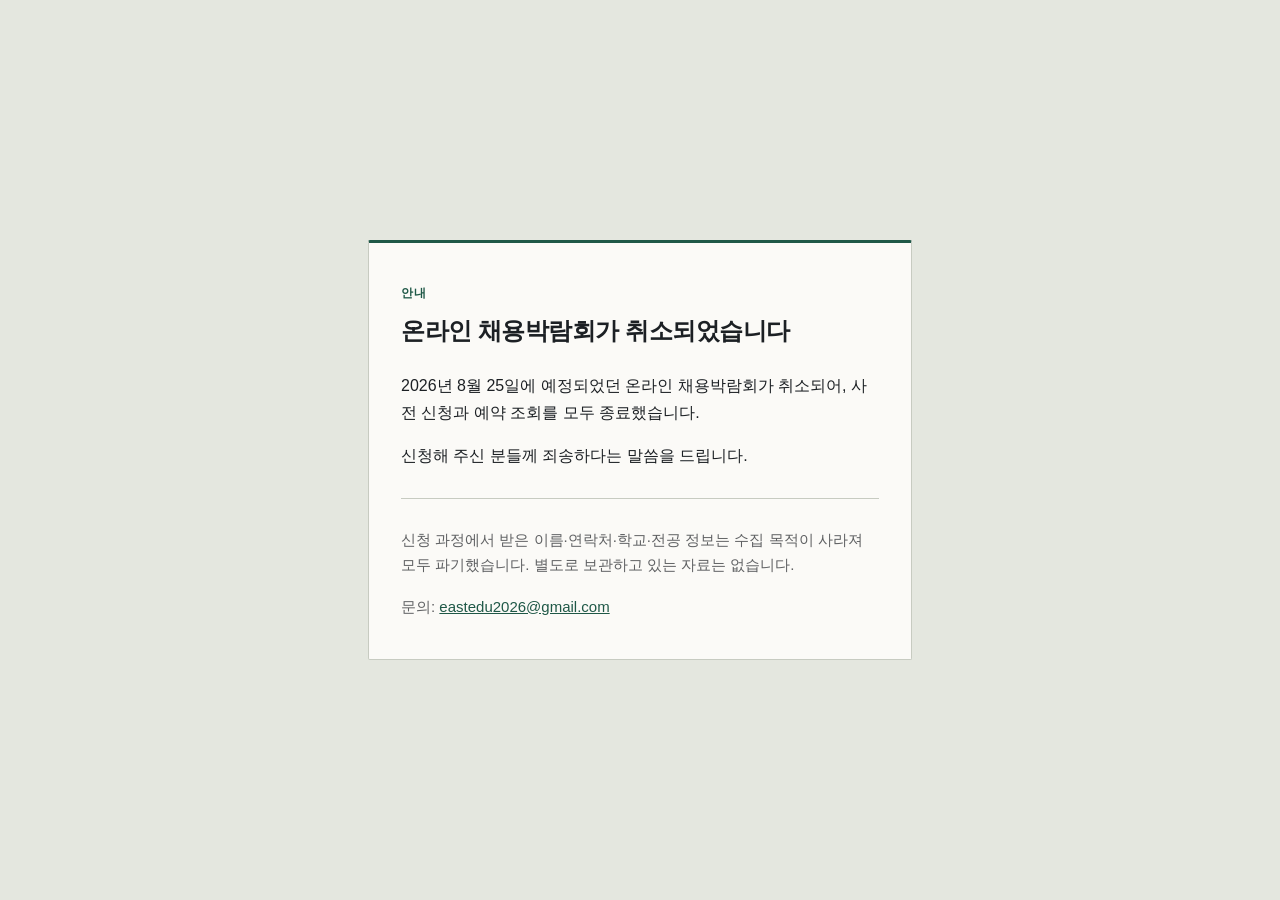
<file: deploy/notice/index.html>
<!doctype html>
<html lang="ko">
<head>
<meta charset="utf-8">
<meta name="viewport" content="width=device-width, initial-scale=1">
<title>행사 취소 안내 · 온라인 채용박람회</title>
<meta name="robots" content="noindex">
<!--
  행사 취소 후 eastpeace.kr/reserve 로 들어오는 사람에게 보여주는 한 장.

  앱도 DB도 필요 없다 — nginx가 이 파일만 내준다. 예약 시스템을 통째로 내린 뒤에도
  포스터·QR·문자로 나간 주소는 회수되지 않으므로, 그 주소가 502를 뱉는 대신 사정을 말한다.

  스타일을 안에 넣은 이유: app.css는 내려간 앱이 서비스하던 파일이라 더 이상 없다.
  이 파일 하나로 완결되어야 한다.

  ⚠ 아래 문구는 초안이다. 설치 전에 주최측이 읽고 고칠 것 —
    특히 (1) '취소'인지 '연기'인지, (2) 개인정보 파기 문장을 실제 처리와 맞출 것.
-->
<style>
:root {
	--ink: #1C2024;
	--ink-70: rgba(28, 32, 36, .70);
	--field: #E4E7DF;
	--paper: #FBFAF7;
	--rail: #C7CBC1;
	--pine: #1F5847;
	--sans: -apple-system, BlinkMacSystemFont, "Apple SD Gothic Neo", Pretendard,
		"Malgun Gothic", "Noto Sans KR", sans-serif;
}
* { box-sizing: border-box; }
body {
	margin: 0;
	min-height: 100vh;
	display: grid;
	place-items: center;
	padding: 2rem 1.25rem;
	background: var(--field);
	color: var(--ink);
	font-family: var(--sans);
	line-height: 1.7;
	-webkit-text-size-adjust: 100%;
}
main {
	width: 100%;
	max-width: 34rem;
	background: var(--paper);
	border: 1px solid var(--rail);
	border-top: 3px solid var(--pine);
	border-radius: 2px;
	padding: 2.5rem 2rem;
}
.eyebrow {
	margin: 0 0 .5rem;
	font-size: .75rem;
	font-weight: 800;
	letter-spacing: .12em;
	color: var(--pine);
}
h1 { margin: 0 0 1.25rem; font-size: 1.5rem; letter-spacing: -.02em; }
p { margin: 0 0 1rem; }
p:last-child { margin-bottom: 0; }
.muted { color: var(--ink-70); font-size: .9375rem; }
hr { border: 0; border-top: 1px solid var(--rail); margin: 1.75rem 0; }
a { color: var(--pine); }
@media (max-width: 30rem) { main { padding: 2rem 1.25rem; } h1 { font-size: 1.25rem; } }
</style>
</head>
<body>
<main>
	<p class="eyebrow">안내</p>
	<h1>온라인 채용박람회가 취소되었습니다</h1>

	<p>2026년 8월 25일에 예정되었던 온라인 채용박람회가 취소되어,
	   사전 신청과 예약 조회를 모두 종료했습니다.</p>

	<p>신청해 주신 분들께 죄송하다는 말씀을 드립니다.</p>

	<hr>

	<p class="muted">신청 과정에서 받은 이름·연락처·학교·전공 정보는
	   수집 목적이 사라져 모두 파기했습니다. 별도로 보관하고 있는 자료는 없습니다.</p>

	<p class="muted">문의: <a id="mail" href="#">이메일</a></p>
</main>
<script>
/* 주소를 HTML에 통째로 적지 않는다 — 서류 등록 화면(docs.html)이 쓰던 것과 같은 방식이다. */
var addr = 'eastedu2026' + '@' + 'gmail.com';
var mail = document.getElementById('mail');
mail.href = 'mailto:' + addr;
mail.textContent = addr;
</script>
</body>
</html>
</file>
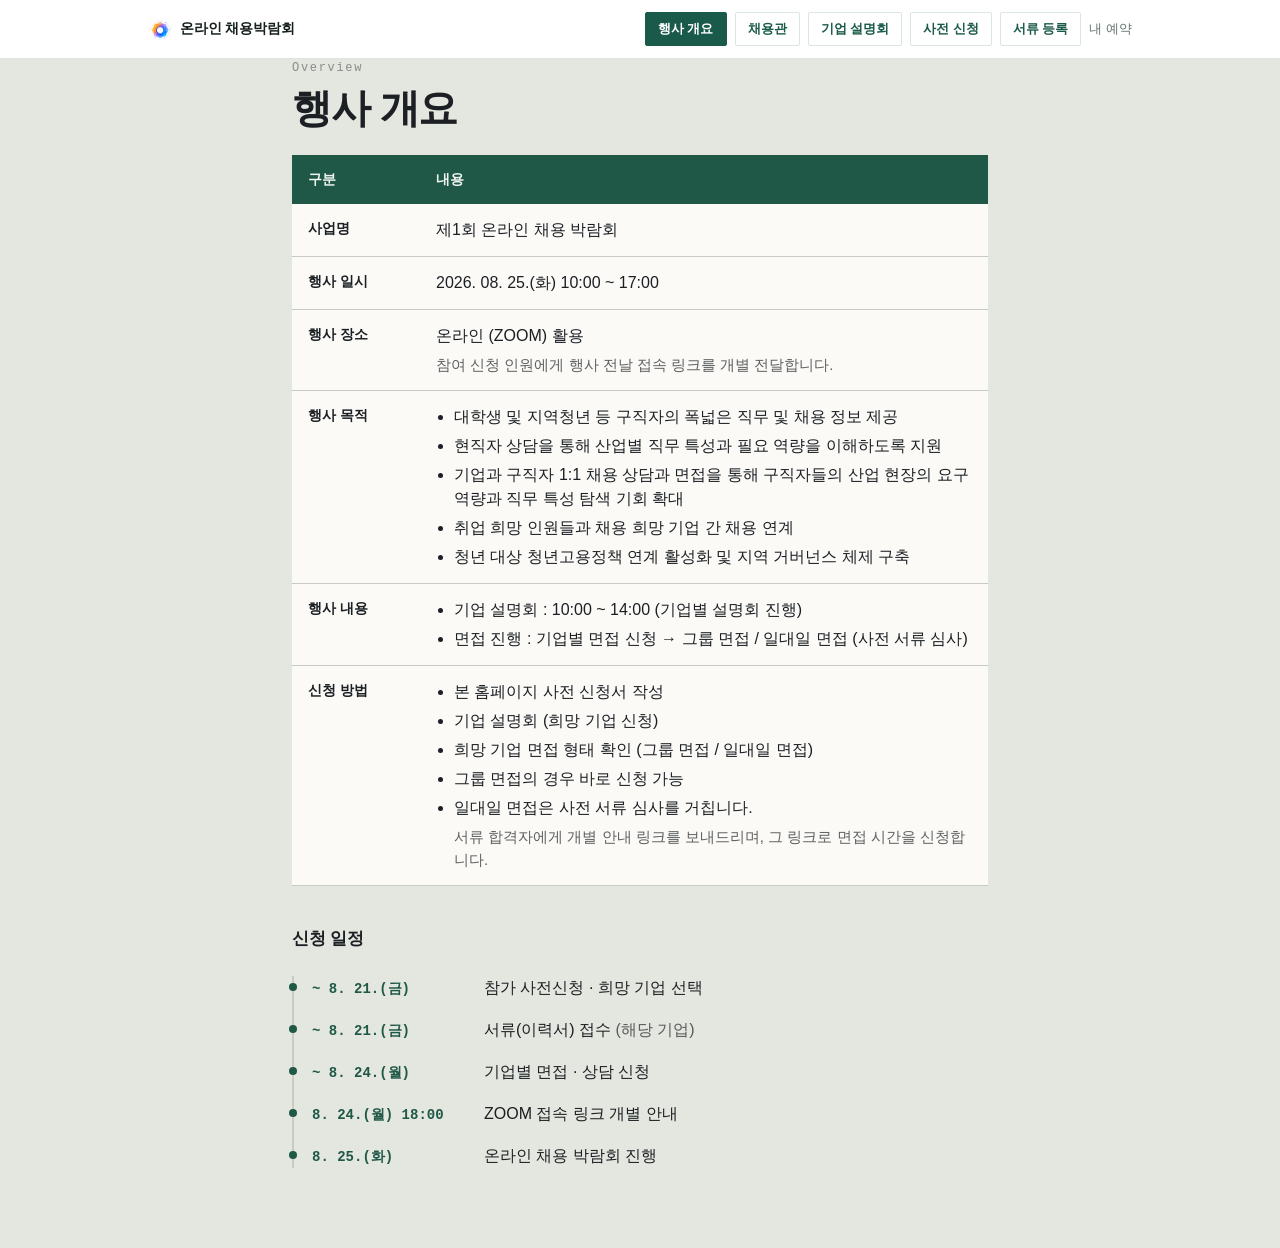
<file: src/main/resources/static/about.html>
<!doctype html>
<html lang="ko">
<head>
<meta charset="utf-8">
<meta name="viewport" content="width=device-width, initial-scale=1">
<title>행사 개요 · 온라인 채용박람회</title>
<meta name="description" content="제1회 온라인 채용박람회 행사 개요 — 2026년 8월 25일(화) 10:00~17:00, ZOOM으로 진행. 대학생·졸업생 대상, 참가비 무료.">
<link rel="icon" href="favicon.svg" type="image/svg+xml">
<link rel="stylesheet" href="nav.css">
<link rel="stylesheet" href="app.css">
<style>
/* 구성안의 '구분 / 내용' 표. 값이 여러 줄인 칸이 많아 표를 두 열로만 두고
   내용은 왼쪽 정렬한다 — 가운데로 모으면 항목이 길어질수록 읽는 눈이 흔들린다. */
.spec { width: 100%; border-collapse: collapse; margin: 1.5rem 0 0; }
.spec th, .spec td { border-bottom: 1px solid var(--rail); padding: .875rem 1rem; text-align: left; vertical-align: top; }
.spec thead th { background: var(--pine); color: var(--on-pine); border-bottom: 0; font-size: .875rem; }
.spec tbody th { width: 8rem; font-size: .875rem; font-weight: 800; white-space: nowrap; background: var(--paper); }
.spec td { background: var(--paper); }
.spec ul { margin: 0; padding-left: 1.125rem; }
.spec li { margin: 0 0 .3125rem; }
.spec li:last-child { margin-bottom: 0; }
.spec .sub { display: block; margin-top: .375rem; color: var(--ink-70); font-size: .9375rem; }

@media (max-width: 34rem) {
	.spec tbody th, .spec td { display: block; width: auto; }
	.spec tbody th { border-bottom: 0; padding-bottom: 0; }
}

/* 신청 일정. 포스터 아래쪽에 있던 표를 여기로 옮겼다 — 인쇄물 이미지에서는 잘라냈고,
   기능 요구사항이 이 페이지에서 다루라고 적어 두었다.
   왼쪽 세로줄과 점은 포스터의 조형 그대로다. 같은 인쇄물에서 온 화면으로 읽혀야 한다. */
.steps {
	list-style: none;
	margin: 1.5rem 0 0;
	padding: 0 0 0 1.125rem;
	border-left: 2px solid var(--rail);
}
.steps li { position: relative; display: grid; gap: .125rem 1.25rem; padding: 0 0 1.125rem; }
.steps li:last-child { padding-bottom: 0; }

/* 세로줄 위에 점을 올린다: 줄 안쪽 여백 1.125rem + 테두리 절반 1px + 점 반지름 4px. */
.steps li::before {
	content: "";
	position: absolute;
	left: -1.4375rem;
	top: .4375rem;
	width: .5rem;
	height: .5rem;
	border-radius: 50%;
	background: var(--pine);
}

/* 날짜는 등폭이다. 자릿수가 흔들리면 다섯 줄이 사다리처럼 어긋나 보인다.
   클래스 이름이 .when이면 안 된다 — app.css의 .when이 아래 여백 1.25rem을 갖고 있어서,
   여기서는 그리드 아이템이라 그 여백이 살아나 줄 높이가 21px에서 41px로 부푼다. */
.steps .day {
	font-family: var(--mono);
	font-variant-numeric: tabular-nums;
	font-size: .875rem;
	font-weight: 700;
	color: var(--pine);
	white-space: nowrap;
}
.steps .sub { color: var(--ink-70); }

/* 날짜 열을 따로 세우는 것은 폭이 남을 때만이다. 좁은 화면에서는 날짜를 윗줄에 둔다. */
@media (min-width: 34rem) {
	.steps li { grid-template-columns: 9.5rem 1fr; align-items: baseline; }
}
</style>
</head>
<body>
<header id="sitenav"></header>
<div class="wrap">

	<p class="eyebrow">Overview</p>
	<h1>행사 개요</h1>

	<table class="spec">
		<thead>
			<tr><th scope="col">구분</th><th scope="col">내용</th></tr>
		</thead>
		<tbody>
			<tr>
				<th scope="row">사업명</th>
				<td>제1회 온라인 채용 박람회</td>
			</tr>
			<tr>
				<th scope="row">행사 일시</th>
				<td>2026. 08. 25.(화) 10:00 ~ 17:00</td>
			</tr>
			<tr>
				<th scope="row">행사 장소</th>
				<td>온라인 (ZOOM) 활용
					<span class="sub">참여 신청 인원에게 행사 전날 접속 링크를 개별 전달합니다.</span></td>
			</tr>
			<tr>
				<th scope="row">행사 목적</th>
				<td>
					<ul>
						<li>대학생 및 지역청년 등 구직자의 폭넓은 직무 및 채용 정보 제공</li>
						<li>현직자 상담을 통해 산업별 직무 특성과 필요 역량을 이해하도록 지원</li>
						<li>기업과 구직자 1:1 채용 상담과 면접을 통해 구직자들의 산업 현장의 요구 역량과 직무 특성 탐색 기회 확대</li>
						<li>취업 희망 인원들과 채용 희망 기업 간 채용 연계</li>
						<li>청년 대상 청년고용정책 연계 활성화 및 지역 거버넌스 체제 구축</li>
					</ul>
				</td>
			</tr>
			<tr>
				<th scope="row">행사 내용</th>
				<td>
					<ul>
						<li>기업 설명회 : 10:00 ~ 14:00 (기업별 설명회 진행)</li>
						<li>면접 진행 : 기업별 면접 신청 → 그룹 면접 / 일대일 면접 (사전 서류 심사)</li>
					</ul>
				</td>
			</tr>
			<tr>
				<th scope="row">신청 방법</th>
				<td>
					<ul>
						<li>본 홈페이지 사전 신청서 작성</li>
						<li>기업 설명회 (희망 기업 신청)</li>
						<li>희망 기업 면접 형태 확인 (그룹 면접 / 일대일 면접)</li>
						<li>그룹 면접의 경우 바로 신청 가능</li>
						<!-- 날짜는 여기 적지 않는다. 아래 '신청 일정'이 다섯 줄을 한 번에 보여주므로
						     여기에 세 줄을 또 적으면 같은 날짜를 두 곳에서 고쳐야 한다. -->
						<li>일대일 면접은 사전 서류 심사를 거칩니다.
							<span class="sub">서류 합격자에게 개별 안내 링크를 보내드리며, 그 링크로 면접 시간을 신청합니다.</span></li>
					</ul>
				</td>
			</tr>
		</tbody>
	</table>

	<!-- 날짜는 배포된 포스터를 그대로 따른다. 인쇄물이 이미 학생 손에 있으므로
	     화면이 다른 날짜를 말하면 어느 쪽을 믿어야 할지 알 수 없다. -->
	<h2>신청 일정</h2>
	<ol class="steps">
		<li><span class="day">~ 8. 21.(금)</span><span>참가 사전신청 · 희망 기업 선택</span></li>
		<li><span class="day">~ 8. 21.(금)</span><span>서류(이력서) 접수 <span class="sub">(해당 기업)</span></span></li>
		<li><span class="day">~ 8. 24.(월)</span><span>기업별 면접 · 상담 신청</span></li>
		<li><span class="day">8. 24.(월) 18:00</span><span>ZOOM 접속 링크 개별 안내</span></li>
		<li><span class="day">8. 25.(화)</span><span>온라인 채용 박람회 진행</span></li>
	</ol>

</div>

<script src="app.js"></script>
<script>
renderNav('about');
</script>
</body>
</html>
</file>
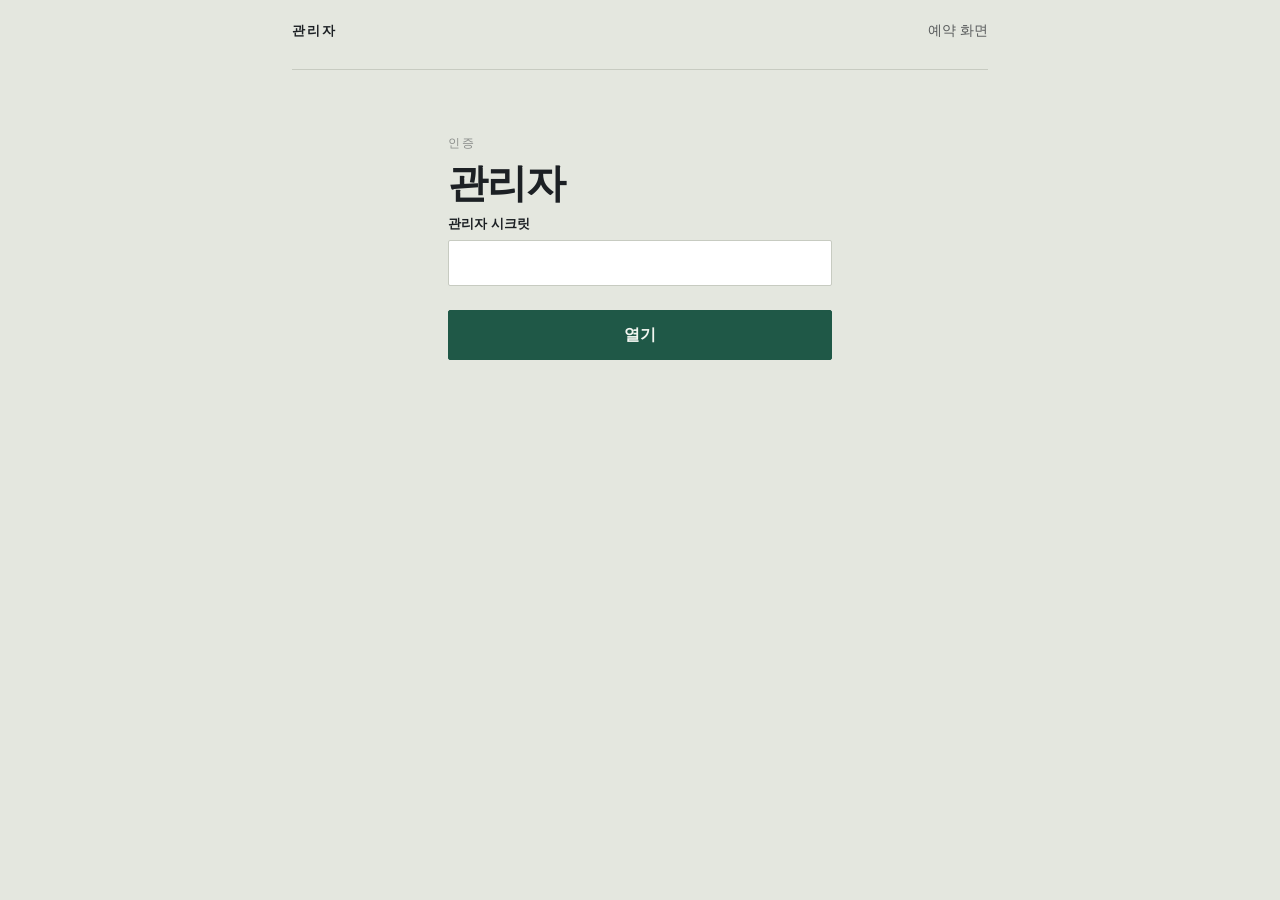
<file: src/main/resources/static/admin.html>
<!doctype html>
<html lang="ko">
<head>
<meta charset="utf-8">
<meta name="viewport" content="width=device-width, initial-scale=1">
<meta name="robots" content="noindex">
<title>관리자 · 부스 예약</title>
<link rel="icon" href="favicon.svg" type="image/svg+xml">
<link rel="stylesheet" href="app.css">
<style>
/* 체크박스는 app.css의 label 규칙(세로 쌓기)과 맞지 않아 여기서만 눕힌다. */
.check { display: flex; align-items: flex-start; gap: .5rem; }
.check input { width: auto; flex: none; margin-top: .25rem; }
.check span { font-size: .8125rem; color: var(--ink-70); font-weight: 400; }

/* 기업이 하나도 없으면 부스를 만들 수 없다. 그 사실을 폼 위에서 먼저 말해준다. */
.notice {
	background: var(--paper);
	border: 1px solid var(--rail);
	border-left: 3px solid var(--brick);
	border-radius: 2px;
	padding: .75rem 1rem;
	font-size: .875rem;
	margin: 0 0 1rem;
}
.gated-tag { font-size: .75rem; color: var(--pine); }
.warn-tag { font-size: .75rem; color: var(--brick); font-weight: 700; }
.hint { font-size: .8125rem; color: var(--ink-70); margin: -.5rem 0 1rem; }
</style>
</head>
<body>
<div class="wrap">

	<header class="topbar">
		<p class="mark">관리자</p>
		<nav>
			<a href="book.html">예약 화면</a>
			<a href="#" id="signout" hidden>잠그기</a>
		</nav>
	</header>

	<form class="gate" id="gate">
		<p class="eyebrow">인증</p>
		<h1>관리자</h1>
		<label>
			<span>관리자 시크릿</span>
			<input name="secret" type="password" required autocomplete="off">
		</label>
		<div id="gateError"></div>
		<div class="actions">
			<button class="btn" type="submit">열기</button>
		</div>
	</form>

	<main id="panel" hidden>

		<h2 style="margin-top:0">예약 현황</h2>
		<div class="datebar">
			<button class="step" id="prev" type="button" aria-label="이전 날">‹</button>
			<h2 id="dayLabel"></h2>
			<button class="step" id="next" type="button" aria-label="다음 날">›</button>
		</div>
		<div id="bookings"></div>

		<h2>부스</h2>
		<div id="boothError"></div>
		<div id="boothList"></div>

		<!-- 합격자 명단. 부스 목록의 '합격자' 버튼으로 연다. -->
		<section id="approvalPanel" hidden>
			<h2 id="approvalTitle"></h2>
			<p class="lede" id="approvalLede"></p>
			<form id="approvalForm">
				<label>
					<span>명단 붙여넣기 — 한 줄에 이름과 연락처</span>
					<textarea name="text" rows="6" placeholder="홍길동 010-1234-5678&#10;김철수, 010-9876-5432"></textarea>
				</label>
				<div id="approvalError"></div>
				<div class="actions">
					<button class="btn btn--ghost" type="button" id="approvalClose">닫기</button>
					<button class="btn" type="submit" id="approvalSave">명단 추가</button>
				</div>
			</form>
			<div id="approvalResult"></div>
			<div id="approvalList"></div>
		</section>

		<h2 id="formTitle">부스 추가</h2>
		<div id="companyNotice"></div>
		<form id="boothForm">
			<input type="hidden" name="id">
			<!-- 회사명은 직접 적지 않고 고른다. 기업과 부스는 회사명 문자열로 이어져 있어서,
			     한 글자만 달라도 그 기업의 채용정보 페이지에서 이 면접이 사라진다. -->
			<div class="row">
				<label><span>기업</span><select name="companyName" required id="companySelect"></select></label>
				<label><span>부스번호</span><input name="boothNo" required maxlength="20" placeholder="A-12"></label>
			</div>
			<!-- 고른 기업이 이미 무엇을 열어뒀는지. 한 기업이 1:1과 그룹을 각각 열 수 있으므로,
			     지금 무엇이 있는지 보여야 무엇을 더 만들지 판단할 수 있다. -->
			<p class="hint" id="companyHint" hidden></p>
			<label><span>모집 분야 · 한 줄 소개</span><input name="note" maxlength="80" placeholder="선택"></label>
			<div class="row">
				<label><span>행사일</span><input name="eventDate" type="date" required></label>
				<label><span>상담 길이 (분)</span>
					<input name="slotMinutes" type="number" required min="5" max="480" step="5" value="30"></label>
			</div>
			<div class="row">
				<label><span>운영 시작</span><input name="openFrom" type="time" required value="10:00"></label>
				<label><span>운영 종료</span><input name="openTo" type="time" required value="17:00"></label>
			</div>
			<!-- 이 값이 없으면 API가 INTERVIEW로 만든다. 설명회 부스를 화면에서 만들 방법이
			     없어서 시간표에 아무것도 안 뜬 채로 있었다. -->
			<label><span>부스 종류</span>
				<select name="kind" id="kindSelect">
					<option value="INTERVIEW">면접 · 상담 (예약 화면)</option>
					<option value="BRIEFING">기업 설명회 (설명회 시간표 · 인원 제한 없음)</option>
				</select></label>
			<!-- 1이면 1:1 면접·상담, 5면 그룹면접. 한 시간대에 몇 명을 받을지가 곧 좌석 수다.
			     설명회는 인원 제한이 없어 이 값을 쓰지 않으므로 잠근다. -->
			<label id="capacityBox"><span>한 시간대 정원 (명)</span>
				<input name="capacity" type="number" required min="1" max="50" step="1" value="1"></label>
			<p class="hint" id="capacityHint" hidden>기업 설명회는 인원 제한이 없습니다. 정원은 쓰이지 않습니다.</p>
			<!-- 켜면 합격자 명단에 있는 사람만 예약할 수 있다. 끄면 누구나. -->
			<label class="check">
				<input name="approvalRequired" type="checkbox">
				<span>서류 합격자만 예약 (1:1 면접) — 켜면 '신청 링크'를 받고 합격자 명단에 이름·연락처가 있는 사람만 예약됩니다</span>
			</label>
			<div id="formError"></div>
			<div class="actions">
				<button class="btn btn--ghost" type="button" id="resetForm" hidden>새로 추가</button>
				<button class="btn" type="submit" id="save">부스 추가</button>
			</div>
		</form>

		<!-- 기업 · 채용정보. 서버에는 처음부터 API가 있었는데 이 화면이 없어서, 채용관 페이지가
		     회사명만 뜬 채로 남아 있었다. 부스도 기업이 있어야 만들 수 있다. -->
		<h2 id="companyPanel">기업 · 채용정보</h2>
		<p class="lede">여기 적은 내용이 채용관 페이지에 그대로 나갑니다. 비워 둔 항목은 화면에서 통째로 빠집니다 — 빈 제목만 줄줄이 남지 않습니다.</p>
		<div id="companyError"></div>
		<div id="companyList"></div>

		<h3 id="companyFormTitle" style="margin:2rem 0 .75rem">기업 추가</h3>
		<form id="companyForm">
			<input type="hidden" name="id">
			<div class="row">
				<label><span>회사명</span>
					<input name="name" required maxlength="60" placeholder="부스의 기업 선택지에 이 이름이 뜹니다"></label>
				<label><span>기업 구분</span>
					<input name="category" maxlength="20" placeholder="대기업 · 중견기업 · 강소기업"></label>
			</div>
			<label><span>한 줄 소개</span>
				<input name="summary" maxlength="120" placeholder="목록 카드와 메인에 뜨는 한 줄"></label>

			<div class="row">
				<label><span>업종 · 주력사업</span><input name="industry" maxlength="120"></label>
				<label><span>설립</span><input name="founded" maxlength="40"></label>
			</div>
			<div class="row">
				<label><span>매출액</span><input name="revenue" maxlength="40"></label>
				<label><span>임직원 수</span><input name="employees" maxlength="40"></label>
			</div>
			<div class="row">
				<label><span>채용 인원</span><input name="headcount" maxlength="40"></label>
				<!-- type="url"로 두면 브라우저가 'www.secui.com'을 거부해 저장 자체가 막힌다.
				     실제 명단은 스킴 없이 오고, 채용관 화면이 https://를 붙여 링크한다. -->
				<label><span>홈페이지</span>
					<input name="homepage" inputmode="url" maxlength="200" placeholder="www.example.com"></label>
			</div>

			<label><span>기업 소개</span><textarea name="about" rows="4"></textarea></label>
			<label><span>채용 직무</span><textarea name="roles" rows="3"></textarea></label>
			<label><span>주요 업무</span><textarea name="duties" rows="4"></textarea></label>
			<label><span>자격 요건</span><textarea name="requirements" rows="4"></textarea></label>
			<label><span>희망 전공</span><input name="majors" maxlength="200"></label>
			<label><span>채용 개요</span><textarea name="hiring" rows="3"></textarea></label>
			<label><span>복리후생</span><textarea name="benefits" rows="3"></textarea></label>
			<label><span>인재상</span><textarea name="talent" rows="3"></textarea></label>

			<div id="companyFormError"></div>
			<div class="actions">
				<button class="btn btn--ghost" type="button" id="companyReset" hidden>새로 추가</button>
				<button class="btn" type="submit" id="companySave">기업 추가</button>
			</div>
		</form>

	</main>
</div>

<script src="app.js"></script>
<script>
const gate = document.getElementById('gate');
const panel = document.getElementById('panel');
const boothForm = document.getElementById('boothForm');
const bookings = document.getElementById('bookings');
const boothList = document.getElementById('boothList');
const boothError = document.getElementById('boothError');
const dayLabelEl = document.getElementById('dayLabel');
const formTitle = document.getElementById('formTitle');
const saveBtn = document.getElementById('save');
const resetBtn = document.getElementById('resetForm');
const signout = document.getElementById('signout');

let viewDate = ymd(0);

/* 시크릿은 sessionStorage에만 둔다 — 탭을 닫으면 사라진다. */
const secretKey = 'coach2.admin';
let secret = sessionStorage.getItem(secretKey) || '';

function adminApi(path, options = {}) {
	return api(path, { ...options, headers: { 'X-Admin-Secret': secret, ...(options.headers || {}) } });
}

boothForm.eventDate.value = ymd(0);
if (secret) open();

gate.addEventListener('submit', async (event) => {
	event.preventDefault();
	secret = gate.secret.value;
	try {
		await adminApi('api/admin/booths');
		sessionStorage.setItem(secretKey, secret);
		open();
	} catch (e) {
		secret = '';
		// 통신 장애를 '시크릿이 틀렸다'고 말하면, 맞는 값을 계속 다시 입력하게 된다.
		showError(document.getElementById('gateError'),
			e.message === '인증에 실패했습니다.' ? '시크릿이 맞지 않습니다.' : e.message);
	}
});

signout.addEventListener('click', (event) => {
	event.preventDefault();
	sessionStorage.removeItem(secretKey);
	location.reload();
});

async function open() {
	gate.hidden = true;
	panel.hidden = false;
	signout.hidden = false;
	// 순서가 중요하다. loadBooths가 viewDate를 행사일로 맞추므로 그 뒤에 조회해야
	// '오늘' 조회와 '행사일' 조회가 경합해 엉뚱한 날의 표가 남는 일이 없다.
	await loadCompanies();
	await loadBooths();
	loadDay();
	loadCompanyPanel();
}

/* 부스는 기업에 속한다. 회사명을 타이핑하게 두면 한 글자 차이로 그 기업의 채용정보
 * 페이지에서 면접이 사라지므로, 등록된 기업 중에서만 고르게 한다. */
let companyNames = [];
/* 기업 전체(채용정보 포함). 아래 기업 패널이 목록과 수정 폼을 여기서 그린다. */
let companiesAll = [];
/* 지금 등록된 부스 전부. 기업을 고를 때 그 기업이 이미 무엇을 열어뒀는지 보여주는 데 쓴다. */
let boothsAll = [];
/* 부스들이 공통으로 쓰는 행사일. 여기서 벗어난 부스는 안내 페이지 시간표에서 빠진다. */
let mainEventDate = '';

document.getElementById('companySelect').addEventListener('change', showCompanyHint);

/** 이 부스가 무엇인지 한 마디로. 설명회에 '정원 1명'이라고 적으면 거짓말이 된다.
 *  부스가 지워진 예약은 종류를 알 수 없다 — 그때 '1:1'로 떨어지면 없는 사실을 적게 된다. */
function boothShape(b) {
	return !b.kind ? '-'
		: b.kind === 'BRIEFING' ? '설명회'
		: b.capacity > 1 ? `그룹 ${b.capacity}명`
		: '1:1';
}

/**
 * 이 화면이 무엇을 세 덩어리로 나누는지. 부스 목록과 예약 현황이 같은 기준을 쓴다 —
 * 두 곳이 다르게 나누면 같은 부스가 표마다 다른 칸에 앉는다.
 *
 * 설명회를 먼저 가른다. 설명회는 정원을 쓰지 않아서(무제한) 정원 값에 아무 숫자나 남아
 * 있을 수 있고, 정원으로 먼저 물으면 정원 200짜리 설명회가 그룹 면접으로 새어 들어간다.
 */
const KIND_GROUPS = [
	{ title: '1:1 면접 · 상담', has: b => b.kind !== 'BRIEFING' && b.capacity <= 1 },
	{ title: '그룹 면접 (1:다)', has: b => b.kind !== 'BRIEFING' && b.capacity > 1 },
	{ title: '기업 설명회', has: b => b.kind === 'BRIEFING' },
];

function showCompanyHint() {
	const hint = document.getElementById('companyHint');
	const name = document.getElementById('companySelect').value;
	const mine = boothsAll.filter(b => b.companyName === name);
	if (!name || !mine.length) {
		hint.hidden = true;
		return;
	}
	hint.hidden = false;
	hint.textContent = `${name}에 이미 있는 것 — `
		+ mine.map(b => `${b.boothNo} ${boothShape(b)}`
			+ (b.approvalRequired ? '(합격자 전용)' : '')).join(', ')
		+ '. 1:1과 그룹은 각각 따로 만듭니다.';
}

async function loadCompanies() {
	const notice = document.getElementById('companyNotice');
	notice.replaceChildren();
	try {
		companiesAll = await adminApi('api/admin/companies');
		companyNames = companiesAll.map(c => c.name);
	} catch (e) {
		showError(notice, e.message);
		return;
	}

	if (!companyNames.length) {
		const p = document.createElement('p');
		p.className = 'notice';
		p.textContent = '등록된 기업이 없습니다. 아래 「기업 · 채용정보」에서 먼저 등록해야 부스를 만들 수 있습니다.';
		notice.append(p);
	}
	fillCompanyOptions();
}

function fillCompanyOptions(extra) {
	const select = document.getElementById('companySelect');
	const chosen = select.value;
	select.replaceChildren();

	// disabled로 두지 않는다. 그러면 폼을 비웠을 때 브라우저가 그 다음 기업을 자동으로 고르고,
	// 아무것도 안 건드린 채 저장하면 엉뚱한 기업에 부스가 생긴다.
	// 값이 빈 채로 남고 select에 required가 걸려 있어 제출은 어차피 막힌다.
	const blank = document.createElement('option');
	blank.value = '';
	blank.textContent = companyNames.length ? '기업을 고르세요' : '등록된 기업 없음';
	select.append(blank);

	// 목록에 없는 이름(기업 개념이 생기기 전에 만든 부스)을 수정할 때, 그 이름을 잠깐 끼워
	// 넣는다. 안 그러면 저장 버튼 한 번에 회사명이 조용히 다른 기업으로 바뀐다.
	for (const name of extra && !companyNames.includes(extra)
			? [extra, ...companyNames] : companyNames) {
		const option = document.createElement('option');
		option.value = name;
		option.textContent = name + (name === extra && !companyNames.includes(extra)
			? ' (등록되지 않은 이름)' : '');
		select.append(option);
	}
	select.value = extra || chosen || '';
}

document.getElementById('prev').addEventListener('click', () => shiftDay(-1));
document.getElementById('next').addEventListener('click', () => shiftDay(1));

function shiftDay(delta) {
	viewDate = addDays(viewDate, delta);
	loadDay();
}

async function loadDay() {
	dayLabelEl.textContent = dayLabel(viewDate) + (viewDate === ymd(0) ? ' · 오늘' : '');
	bookings.innerHTML = '<p class="empty">불러오는 중…</p>';
	try {
		render(await adminApi('api/admin/reservations?date=' + viewDate));
	} catch (e) {
		showError(bookings, e.message);
	}
}

const PAGE_SIZE = 10;
/* 종류별로 묶어둔 그날의 예약. 쪽은 이 순서 위에서 잘린다. */
let dayRows = [];
let dayPage = 1;

function render(list) {
	// 시간 순으로 온 것을 종류별로 묶는다. 묶음 안에서는 시간 순 그대로다 —
	// 현장에서 읽는 순서는 결국 시각이다.
	dayRows = KIND_GROUPS.flatMap(g =>
		list.filter(g.has).map(r => ({ ...r, group: g.title })));
	dayPage = 1;
	renderDayPage();
}

function renderDayPage() {
	if (!dayRows.length) {
		bookings.innerHTML = '<p class="empty">이 날은 예약이 없습니다.</p>';
		return;
	}
	const pages = Math.ceil(dayRows.length / PAGE_SIZE);
	dayPage = Math.min(Math.max(dayPage, 1), pages);
	const slice = dayRows.slice((dayPage - 1) * PAGE_SIZE, dayPage * PAGE_SIZE);

	const table = document.createElement('table');
	table.className = 'admin-table';
	// '구분'은 기업 바로 뒤다. 띠가 종류를 말하지만 이 칸은 정원까지 말하고(그룹 5명),
	// 한 줄만 잘라 옮겨 적어도 그 줄이 무엇인지 남는다.
	table.innerHTML = '<thead><tr><th>시각</th><th>부스</th><th>기업</th><th>구분</th><th>예약자</th>'
		+ '<th>소속</th><th>연락처</th></tr></thead>';
	const tbody = document.createElement('tbody');

	let lastGroup = null;
	for (const r of slice) {
		// 쪽이 종류 중간에서 잘려도 이 쪽이 무엇인지 알 수 있게, 쪽마다 다시 적는다.
		if (r.group !== lastGroup) {
			tbody.append(groupRow(r.group, 7));
			lastGroup = r.group;
		}
		const tr = document.createElement('tr');
		tr.append(
			cell(hhmm(r.startTime) + ' · ' + r.slotMinutes + '분', 'num'),
			cell(r.boothNo, 'num'),
			cell(r.companyName),
			cell(boothShape(r)),
			cell(r.visitorName, 'who'),
			// 학교·전공·학년을 한 칸에 넣는다. 셋으로 나누면 표가 여덟 열이 되어 못 읽는다.
			cell([r.visitorSchool, r.visitorMajor, r.visitorStanding].filter(Boolean).join(' · ')),
			cell(r.visitorPhone, 'num'));
		tbody.append(tr);
	}
	table.append(tbody);
	bookings.replaceChildren(wrapTable(table), pager(pages));
}

/**
 * 게시판식 쪽 번호.
 *
 * 지금 보고 있는 범위를 숫자로 함께 적는다 — 쪽 번호만 있으면 전체가 몇 건인지,
 * 내가 어디쯤인지 알 수 없다. 행사 당일 담당자가 가장 먼저 묻는 것이 '몇 명 왔나'다.
 */
function pager(pages) {
	const box = document.createElement('div');
	box.className = 'pager';

	if (pages > 1) {
		const nav = document.createElement('div');
		nav.className = 'pager-nav';
		const add = (label, target, disabled, current) => {
			const b = document.createElement('button');
			b.type = 'button';
			b.className = 'pager-btn' + (current ? ' pager-btn--on' : '');
			b.textContent = label;
			b.disabled = disabled;
			if (current) {
				b.setAttribute('aria-current', 'page');
			}
			b.addEventListener('click', () => {
				dayPage = target;
				renderDayPage();
				// 쪽을 넘기면 표 맨 위로 돌아간다. 아래쪽에 머문 채 내용만 바뀌면
				// 무엇이 달라졌는지 못 본다.
				bookings.scrollIntoView({ behavior: 'smooth', block: 'start' });
			});
			nav.append(b);
		};
		add('‹', dayPage - 1, dayPage === 1);
		for (let p = 1; p <= pages; p++) {
			add(String(p), p, false, p === dayPage);
		}
		add('›', dayPage + 1, dayPage === pages);
		box.append(nav);
	}

	const count = document.createElement('span');
	count.className = 'pager-count';
	count.textContent = `전체 ${dayRows.length}건 중 `
		+ `${(dayPage - 1) * PAGE_SIZE + 1}–${Math.min(dayPage * PAGE_SIZE, dayRows.length)}`;
	box.append(count);
	return box;
}

/**
 * 눌러서 주소를 복사하는 버튼. 클립보드가 막힌 환경(비HTTPS·구형 브라우저)에서는
 * 입력칸으로 떨어뜨려 직접 고를 수 있게 한다.
 */
function copyButton(td, label, url) {
	const btn = document.createElement('button');
	btn.type = 'button';
	btn.className = 'btn btn--ghost';
	btn.style.cssText = 'flex:none;padding:.375rem .75rem;font-size:.8125rem;margin-left:.375rem';
	btn.textContent = label;
	btn.addEventListener('click', async () => {
		try {
			await navigator.clipboard.writeText(url);
			btn.textContent = '복사됨';
		} catch {
			const box = document.createElement('div');
			box.className = 'staff-link';
			const input = document.createElement('input');
			input.value = url;
			input.readOnly = true;
			box.append(input);
			td.append(box);
			input.select();
			return;
		}
		setTimeout(() => { btn.textContent = label; }, 1500);
	});
	return btn;
}

/* ── 기업 · 채용정보 ────────────────────────────────────────
 *
 * 부스는 회사명 문자열로 기업과 이어져 있고, 채용관 페이지는 여기 적은 값만 그린다.
 * 서버에는 처음부터 API가 있었는데 이 화면이 없어서 채울 방법이 없었다 —
 * 그래서 채용관이 회사명만 뜬 채로 남아 있었다.
 */
const companyForm = document.getElementById('companyForm');
const companySaveBtn = document.getElementById('companySave');
const companyResetBtn = document.getElementById('companyReset');
const companyFormTitle = document.getElementById('companyFormTitle');

/* 화면은 늘 전체를 보낸다 — 서버가 받은 그대로 덮어쓰므로, 일부만 보내면 나머지가 비워진다.
   Company.updateProfile 주석이 그 계약을 적어두고 있다. */
const COMPANY_FIELDS = ['name', 'category', 'summary', 'industry', 'founded', 'revenue',
	'employees', 'homepage', 'headcount', 'about', 'roles', 'duties', 'requirements',
	'majors', 'hiring', 'benefits', 'talent'];

/* 채용관 페이지에 실제로 그려지는 칸. 몇 칸이 찼는지가 '왜 채용관이 비어 있지'에 답한다. */
const JD_FIELDS = COMPANY_FIELDS.filter(f => f !== 'name' && f !== 'category');

function loadCompanyPanel() {
	const box = document.getElementById('companyList');
	if (!companiesAll.length) {
		box.innerHTML = '<p class="empty">등록된 기업이 없습니다. 아래에서 추가하세요.</p>';
		return;
	}

	const table = document.createElement('table');
	table.className = 'admin-table';
	table.innerHTML = '<thead><tr><th>기업</th><th>구분</th><th>채용정보</th><th>부스</th>'
		+ '<th>상태</th><th></th></tr></thead>';
	const tbody = document.createElement('tbody');

	for (const c of companiesAll) {
		const filled = JD_FIELDS.filter(f => c[f]).length;
		const tr = document.createElement('tr');

		// 몇 칸이 비었는지 숫자로 말한다. '있음/없음'으로는 무엇을 더 채워야 하는지 모른다.
		const jd = document.createElement('td');
		jd.className = 'num';
		jd.textContent = `${filled} / ${JD_FIELDS.length}`;
		if (!filled) {
			jd.style.color = 'var(--brick)';
		}

		const td = document.createElement('td');
		const edit = document.createElement('button');
		edit.type = 'button';
		edit.className = 'btn btn--ghost';
		edit.style.cssText = 'flex:none;padding:.375rem .75rem;font-size:.8125rem';
		edit.textContent = '수정';
		edit.addEventListener('click', () => fillCompanyForm(c));

		// 내려도 지우지 않는다. 부스와 예약은 그대로 두고 채용관에서만 빠진다.
		const toggle = document.createElement('button');
		toggle.type = 'button';
		toggle.className = 'btn btn--ghost';
		toggle.style.cssText = 'flex:none;padding:.375rem .75rem;font-size:.8125rem;margin-left:.375rem';
		toggle.textContent = c.active ? '숨김' : '노출';
		toggle.addEventListener('click', async () => {
			toggle.disabled = true;
			try {
				await adminApi(`api/admin/companies/${c.id}/active?active=${!c.active}`,
					{ method: 'PATCH' });
				await loadCompanies();
				loadCompanyPanel();
			} catch (e) {
				showError(document.getElementById('companyError'), e.message);
			} finally {
				toggle.disabled = false;
			}
		});
		td.append(edit, toggle);

		tr.append(
			cell(c.name),
			cell(c.category || '-'),
			jd,
			cell(String(c.boothCount), 'num'),
			cell(c.active ? '노출중' : '숨김'),
			td);
		tbody.append(tr);
	}

	table.append(tbody);
	box.replaceChildren(wrapTable(table));
}

function fillCompanyForm(c) {
	companyForm.id.value = c.id;
	for (const f of COMPANY_FIELDS) {
		companyForm[f].value = c[f] || '';
	}
	companyFormTitle.textContent = `${c.name} 수정`;
	companySaveBtn.textContent = '변경 저장';
	companyResetBtn.hidden = false;
	companyFormTitle.scrollIntoView({ behavior: 'smooth', block: 'start' });
}

companyResetBtn.addEventListener('click', clearCompanyForm);

function clearCompanyForm() {
	companyForm.reset();
	companyForm.id.value = '';
	companyFormTitle.textContent = '기업 추가';
	companySaveBtn.textContent = '기업 추가';
	companyResetBtn.hidden = true;
}

companyForm.addEventListener('submit', async (event) => {
	event.preventDefault();
	const errorBox = document.getElementById('companyFormError');
	errorBox.replaceChildren();

	const id = companyForm.id.value;
	const body = {};
	for (const f of COMPANY_FIELDS) {
		// 빈 칸은 null로 보낸다. 빈 문자열을 보내면 서버가 trimToNull로 지우기는 하지만,
		// 무엇을 안 적었는지가 요청에서부터 분명한 편이 낫다.
		body[f] = companyForm[f].value.trim() || null;
	}

	companySaveBtn.disabled = true;
	try {
		await adminApi(id ? `api/admin/companies/${id}` : 'api/admin/companies',
			{ method: id ? 'PATCH' : 'POST', body: JSON.stringify(body) });
		clearCompanyForm();
		await loadCompanies();
		loadCompanyPanel();
		// 회사명이 바뀌면 부스 목록의 표시도 따라 바뀐다(서버가 부스의 회사명까지 갱신한다).
		loadBooths();
	} catch (e) {
		showError(errorBox, e.message);
	} finally {
		companySaveBtn.disabled = false;
	}
});

/** 표를 자기 스크롤 상자에 넣는다 — 좁은 화면에서 페이지가 통째로 밀리지 않게. */
function wrapTable(table) {
	const box = document.createElement('div');
	box.className = 'admin-wrap';
	box.append(table);
	return box;
}

function cell(text, cls) {
	const td = document.createElement('td');
	if (cls) td.className = cls;
	td.textContent = text;
	return td;
}

/** 표 안에서 종류를 가르는 띠 한 줄. colSpan을 줘야 열이 밀리지 않는다. */
function groupRow(text, columns) {
	const tr = document.createElement('tr');
	const td = document.createElement('td');
	td.colSpan = columns;
	td.className = 'group-row';
	td.textContent = text;
	tr.append(td);
	return tr;
}

async function loadBooths() {
	boothError.innerHTML = '';
	boothList.innerHTML = '<p class="empty">불러오는 중…</p>';
	let list;
	try {
		list = await adminApi('api/admin/booths');
	} catch (e) {
		boothList.innerHTML = '';
		showError(boothError, e.message);
		return;
	}
	boothsAll = list;
	// 가장 많이 쓰인 행사일을 이 행사의 날로 본다. 여기서 벗어난 부스만 표시하면 되므로
	// 어딘가에 행사일을 따로 적어둘 필요가 없다.
	const dateCount = new Map();
	for (const b of list) {
		dateCount.set(b.eventDate, (dateCount.get(b.eventDate) || 0) + 1);
	}
	mainEventDate = [...dateCount.entries()].sort((a, b) => b[1] - a[1])[0]?.[0] || '';
	showCompanyHint();

	// 행사일 기본값을 이 행사의 날로 맞춘다. 오늘로 두면 화면을 열고 처음 추가하는 부스가
	// 조용히 오늘 날짜로 만들어진다. 그 시간이 이미 지나 있으면 시간표에 줄은 뜨는데
	// 신청 버튼만 사라져서, 왜 안 되는지 알아내는 데 한참 걸린다. 실제로 그렇게 걸렸다.
	// 수정 중일 때는 건드리지 않는다 — 고치던 부스의 날짜를 덮어쓰면 안 된다.
	if (mainEventDate && !boothForm.id.value) {
		boothForm.eventDate.value = mainEventDate;
	}

	if (!list.length) {
		boothList.innerHTML = '<p class="empty">등록된 부스가 없습니다. 아래에서 추가하세요.</p>';
		return;
	}

	// 예약 현황은 행사일을 보는 게 기본이다. 오늘이 아니라 첫 부스의 행사일로 맞춘다.
	// 조회는 호출부(open)가 이 함수가 끝난 뒤에 한 번만 한다.
	if (viewDate === ymd(0) && list[0].eventDate !== ymd(0)) {
		viewDate = list[0].eventDate;
	}

	const table = document.createElement('table');
	table.className = 'admin-table';
	table.innerHTML = '<thead><tr><th>부스</th><th>기업</th><th>행사일</th><th>운영</th><th>상태</th><th></th></tr></thead>';
	const tbody = document.createElement('tbody');

	// 세 종류가 한 표에 섞여 있으면 무엇을 보고 있는지 줄마다 다시 읽어야 한다.
	// 표는 하나로 두고(머리글을 세 번 반복하지 않는다) 종류별 띠로 묶는다.
	const ordered = [];
	for (const g of KIND_GROUPS) {
		const mine = list.filter(g.has);
		if (mine.length) {
			ordered.push({ groupTitle: `${g.title} · ${mine.length}개` }, ...mine);
		}
	}

	for (const b of ordered) {
		if (b.groupTitle) {
			tbody.append(groupRow(b.groupTitle, 6));
			continue;
		}
		const tr = document.createElement('tr');
		const td = document.createElement('td');

		const edit = document.createElement('button');
		edit.type = 'button';
		edit.className = 'btn btn--ghost';
		edit.style.cssText = 'flex:none;padding:.375rem .75rem;font-size:.8125rem;margin-right:.375rem';
		edit.textContent = '수정';
		edit.addEventListener('click', () => fillForm(b));

		const toggle = document.createElement('button');
		toggle.type = 'button';
		toggle.className = 'btn btn--ghost';
		toggle.style.cssText = 'flex:none;padding:.375rem .75rem;font-size:.8125rem';
		toggle.textContent = b.active ? '중지' : '재개';
		toggle.addEventListener('click', async () => {
			toggle.disabled = true;
			try {
				// 중지해도 이미 잡힌 예약은 유지된다. 새 예약만 막힌다.
				await adminApi(`api/admin/booths/${b.id}/active?active=${!b.active}`, { method: 'PATCH' });
				loadBooths();
			} catch (e) {
				// 표를 지우지 않는다 — 실패한 부스 하나 때문에 나머지 현황을 잃으면 안 된다.
				showError(boothError, e.message);
				toggle.disabled = false;
			}
		});

		// 담당자 링크 — 주최측이 복사해서 각 참가 기업에 전달한다.
		// 이 링크로는 해당 부스 예약만 보이고 아무것도 바꿀 수 없다.
		const link = copyButton(td, '담당자 링크',
			`${location.origin}${BASE}booth.html?k=${b.staffToken}`);

		td.append(edit, toggle, link);

		// 합격자 명단은 합격자 전용 부스에만 뜻이 있다. 아닌 부스에 버튼을 두면
		// 명단을 넣어도 아무 효과가 없다는 것을 나중에야 알게 된다.
		if (b.approvalRequired) {
			// 합격자 전원에게 같이 보내는 링크. 사람마다 다른 주소를 만들어 나눠 보내는 것이
			// 실제로는 굴러가지 않아서, 하나로 보내고 이름·연락처를 명단과 대조한다.
			// 담당자 링크와 절대 섞으면 안 된다 — 그쪽은 예약자 연락처가 다 보인다.
			td.append(copyButton(td, '신청 링크',
				`${location.origin}${BASE}book.html?apply=${b.applyToken}`));

			const who = document.createElement('button');
			who.type = 'button';
			who.className = 'btn btn--ghost';
			who.style.cssText = 'flex:none;padding:.375rem .75rem;font-size:.8125rem;margin-left:.375rem';
			who.textContent = `합격자 ${b.approvedCount}명`;
			who.addEventListener('click', () => openApprovals(b));
			td.append(who);
		}

		// 삭제는 내린 부스에만 보인다. 서버도 같은 규칙으로 막지만, 누를 수 없어야 실수가 준다.
		if (!b.active) {
			const del = document.createElement('button');
			del.type = 'button';
			del.className = 'btn btn--danger';
			del.style.cssText = 'flex:none;padding:.375rem .75rem;font-size:.8125rem;margin-left:.375rem';
			del.textContent = '삭제';
			del.addEventListener('click', async () => {
				// 되돌릴 수 없다. 무엇이 함께 사라지는지 말하고 한 번 더 누르게 한다.
				if (del.dataset.sure !== 'yes') {
					del.dataset.sure = 'yes';
					del.textContent = `예약·명단까지 삭제? 한 번 더`;
					setTimeout(() => {
						if (del.dataset.sure === 'yes') {
							del.dataset.sure = '';
							del.textContent = '삭제';
						}
					}, 4000);
					return;
				}
				del.disabled = true;
				try {
					await adminApi(`api/admin/booths/${b.id}`, { method: 'DELETE' });
					loadBooths();
				} catch (e) {
					showError(boothError, e.message);
					del.disabled = false;
					del.dataset.sure = '';
					del.textContent = '삭제';
				}
			});
			td.append(del);
		}

		const state = document.createElement('td');
		state.textContent = b.active ? '운영중' : '중지';
		if (b.approvalRequired) {
			const tag = document.createElement('div');
			// 명단이 비었으면 켜져 있어도 아무도 예약하지 못한다. '0명'만으로는 그 뜻이
			// 읽히지 않아, 그 상태를 그대로 만들어두고 왜 예약이 안 되는지 헤매게 된다.
			tag.className = b.approvedCount ? 'gated-tag' : 'warn-tag';
			tag.textContent = b.approvedCount
				? `합격자 전용 · ${b.approvedCount}명`
				: '합격자 전용 · 명단 없음 — 아무도 예약할 수 없음';
			state.append(tag);
		}
		// 행사일이 저마다 다르면 안내 페이지 시간표에서 일부가 빠진다. 그 페이지는
		// 하루짜리 행사를 그리므로 다른 날의 부스를 걸러낸다.
		if (mainEventDate && b.eventDate !== mainEventDate) {
			const tag = document.createElement('div');
			tag.className = 'warn-tag';
			tag.textContent = `행사일이 다름 (${mainEventDate} 아님)`;
			state.append(tag);
		}

		tr.append(
			cell(b.boothNo, 'num'),
			cell(b.companyName + (b.note ? ' · ' + b.note : '')),
			cell(b.eventDate, 'num'),
			// 종류는 위의 띠가 말한다. 정원 숫자만 남긴다 — 그룹이라도 5명인지 20명인지는
			// 띠가 말해주지 않는다.
			cell(`${b.openFrom.slice(0, 5)}–${b.openTo.slice(0, 5)} · ${b.slotMinutes}분`
				+ (b.kind !== 'BRIEFING' && b.capacity > 1 ? ` · 정원 ${b.capacity}명` : ''), 'num'),
			state,
			td);
		tbody.append(tr);
	}
	table.append(tbody);
	boothList.replaceChildren(wrapTable(table));
}

/* ── 합격자 명단 ────────────────────────────────────────────
 *
 * 링크 발송은 시스템이 하지 않는다(메일·문자 수단이 없다). 여기서 만들어진 링크를
 * 명단에 있는 사람만 그 부스를 예약할 수 있다. 링크는 두 가지다 — 부스 목록의
 * '신청 링크' 하나를 전원에게 보내거나(이름·연락처를 명단과 대조한다), 아래 표의
 * 개별 링크를 사람마다 따로 보내거나. 어느 쪽이든 보내는 것이 곧 합격 통보다.
 */
const approvalPanel = document.getElementById('approvalPanel');
const approvalForm = document.getElementById('approvalForm');
let approvalBooth = null;

document.getElementById('approvalClose').addEventListener('click', () => {
	approvalPanel.hidden = true;
	approvalBooth = null;
});

async function openApprovals(b) {
	approvalBooth = b;
	approvalPanel.hidden = false;
	approvalForm.reset();
	document.getElementById('approvalResult').replaceChildren();
	document.getElementById('approvalError').replaceChildren();
	document.getElementById('approvalTitle').textContent = `${b.boothNo} ${b.companyName} · 서류 합격자`;
	document.getElementById('approvalLede').textContent =
		'여기 등록된 사람만 이 1:1 면접을 예약할 수 있습니다. 부스 목록의 「신청 링크」 하나를 전원에게 보내면 됩니다 '
		+ '— 이름과 연락처가 이 명단과 맞아야 신청됩니다. 사람마다 다른 주소로 보내고 싶으면 아래 개별 링크를 쓰세요.';
	approvalPanel.scrollIntoView({ behavior: 'smooth', block: 'start' });
	await loadApprovals();
}

async function loadApprovals() {
	const box = document.getElementById('approvalList');
	box.innerHTML = '<p class="empty">불러오는 중…</p>';
	let list;
	try {
		list = await adminApi(`api/admin/booths/${approvalBooth.id}/approvals`);
	} catch (e) {
		box.replaceChildren();
		showError(document.getElementById('approvalError'), e.message);
		return;
	}
	if (!list.length) {
		box.innerHTML = '<p class="empty">아직 등록된 합격자가 없습니다.</p>';
		return;
	}

	const table = document.createElement('table');
	table.className = 'admin-table';
	table.innerHTML = '<thead><tr><th>이름</th><th>연락처</th><th>개별 링크 (선택)</th><th></th></tr></thead>';
	const tbody = document.createElement('tbody');

	for (const a of list) {
		const url = `${location.origin}${BASE}book.html?k=${a.token}`;
		const tr = document.createElement('tr');

		const linkCell = document.createElement('td');
		const input = document.createElement('input');
		input.value = url;
		input.readOnly = true;
		input.style.cssText = 'width:100%;font-size:.75rem';
		// 클립보드가 막힌 환경에서도 직접 고를 수 있게 입력칸으로 둔다.
		input.addEventListener('focus', () => input.select());
		linkCell.append(input);

		const actions = document.createElement('td');
		const copy = document.createElement('button');
		copy.type = 'button';
		copy.className = 'btn btn--ghost';
		copy.style.cssText = 'flex:none;padding:.375rem .75rem;font-size:.8125rem';
		copy.textContent = '복사';
		copy.addEventListener('click', async () => {
			try {
				await navigator.clipboard.writeText(url);
				copy.textContent = '복사됨';
				setTimeout(() => { copy.textContent = '복사'; }, 1500);
			} catch {
				input.focus();
			}
		});

		const del = document.createElement('button');
		del.type = 'button';
		del.className = 'btn btn--danger';
		del.style.cssText = 'flex:none;padding:.375rem .75rem;font-size:.8125rem;margin-left:.375rem';
		del.textContent = '제외';
		del.addEventListener('click', async () => {
			del.disabled = true;
			try {
				// 이미 예약했다면 그 예약은 남는다 — 확정된 약속을 조용히 지우지 않는다.
				await adminApi(`api/admin/approvals/${a.id}`, { method: 'DELETE' });
				await loadApprovals();
				loadBooths();
			} catch (e) {
				showError(document.getElementById('approvalError'), e.message);
				del.disabled = false;
			}
		});

		actions.append(copy, del);
		tr.append(cell(a.name), cell(a.phone, 'num'), linkCell, actions);
		tbody.append(tr);
	}
	table.append(tbody);
	box.replaceChildren(wrapTable(table));
}

approvalForm.addEventListener('submit', async (event) => {
	event.preventDefault();
	const errorBox = document.getElementById('approvalError');
	const resultBox = document.getElementById('approvalResult');
	errorBox.replaceChildren();
	resultBox.replaceChildren();

	const save = document.getElementById('approvalSave');
	save.disabled = true;
	try {
		const r = await adminApi(`api/admin/booths/${approvalBooth.id}/approvals`,
			{ method: 'POST', body: JSON.stringify({ text: approvalForm.text.value }) });

		// 몇 줄이 들어갔는지, 무엇이 걸렀는지 그대로 보여준다. 조용히 삼키면
		// 명단에서 빠진 사람을 행사 당일에야 알게 된다.
		const p = document.createElement('p');
		p.className = 'notice';
		p.textContent = `${r.added}명 추가`
			+ (r.duplicated.length ? ` · 이미 있음 ${r.duplicated.length}줄` : '')
			+ (r.unreadable.length ? ` · 읽지 못함 ${r.unreadable.length}줄` : '');
		resultBox.append(p);

		if (r.unreadable.length) {
			const list = document.createElement('ul');
			list.style.cssText = 'font-size:.8125rem;color:var(--ink-70);margin:.5rem 0 0;padding-left:1.25rem';
			for (const line of r.unreadable) {
				const li = document.createElement('li');
				li.textContent = line;
				list.append(li);
			}
			resultBox.append(list);
		}

		approvalForm.reset();
		await loadApprovals();
		loadBooths();
	} catch (e) {
		showError(errorBox, e.message);
	} finally {
		save.disabled = false;
	}
});

function fillForm(b) {
	boothForm.id.value = b.id;
	fillCompanyOptions(b.companyName);
	boothForm.approvalRequired.checked = !!b.approvalRequired;
	boothForm.boothNo.value = b.boothNo;
	boothForm.note.value = b.note || '';
	boothForm.eventDate.value = b.eventDate;
	boothForm.openFrom.value = b.openFrom.slice(0, 5);
	boothForm.openTo.value = b.openTo.slice(0, 5);
	boothForm.slotMinutes.value = b.slotMinutes;
	boothForm.capacity.value = b.capacity;
	boothForm.kind.value = b.kind || 'INTERVIEW';
	syncKind();
	formTitle.textContent = `${b.boothNo} ${b.companyName} 수정`;
	saveBtn.textContent = '변경 저장';
	resetBtn.hidden = false;
	formTitle.scrollIntoView({ behavior: 'smooth', block: 'start' });
}

resetBtn.addEventListener('click', clearForm);

function clearForm() {
	boothForm.reset();
	boothForm.id.value = '';
	fillCompanyOptions();
	boothForm.eventDate.value = mainEventDate || viewDate;
	syncKind();
	formTitle.textContent = '부스 추가';
	saveBtn.textContent = '부스 추가';
	resetBtn.hidden = true;
}

/* 설명회는 정원을 쓰지 않는다. 칸을 남겨두면 거기 적은 숫자가 지켜질 거라고 읽힌다 —
   합격자 전용도 마찬가지다(설명회는 누구나 듣는다). 둘 다 감춘다. */
function syncKind() {
	const briefing = boothForm.kind.value === 'BRIEFING';
	document.getElementById('capacityBox').hidden = briefing;
	document.getElementById('capacityHint').hidden = !briefing;
	boothForm.capacity.required = !briefing;
	if (briefing) {
		boothForm.capacity.value = 1;
		boothForm.approvalRequired.checked = false;
	}
	boothForm.approvalRequired.closest('label').hidden = briefing;
}

document.getElementById('kindSelect').addEventListener('change', syncKind);
syncKind();

boothForm.addEventListener('submit', async (event) => {
	event.preventDefault();
	const errorBox = document.getElementById('formError');
	errorBox.innerHTML = '';

	const id = boothForm.id.value;
	const body = JSON.stringify({
		companyName: boothForm.companyName.value,
		boothNo: boothForm.boothNo.value,
		note: boothForm.note.value || null,
		eventDate: boothForm.eventDate.value,
		openFrom: boothForm.openFrom.value + ':00',
		openTo: boothForm.openTo.value + ':00',
		slotMinutes: Number(boothForm.slotMinutes.value),
		capacity: Number(boothForm.capacity.value),
		approvalRequired: boothForm.approvalRequired.checked,
		kind: boothForm.kind.value,
	});

	saveBtn.disabled = true;
	try {
		await adminApi(id ? `api/admin/booths/${id}` : 'api/admin/booths',
			{ method: id ? 'PATCH' : 'POST', body });
		clearForm();
		loadBooths();
		loadDay();
	} catch (e) {
		showError(errorBox, e.message);
	} finally {
		saveBtn.disabled = false;
	}
});
</script>
</body>
</html>
</file>
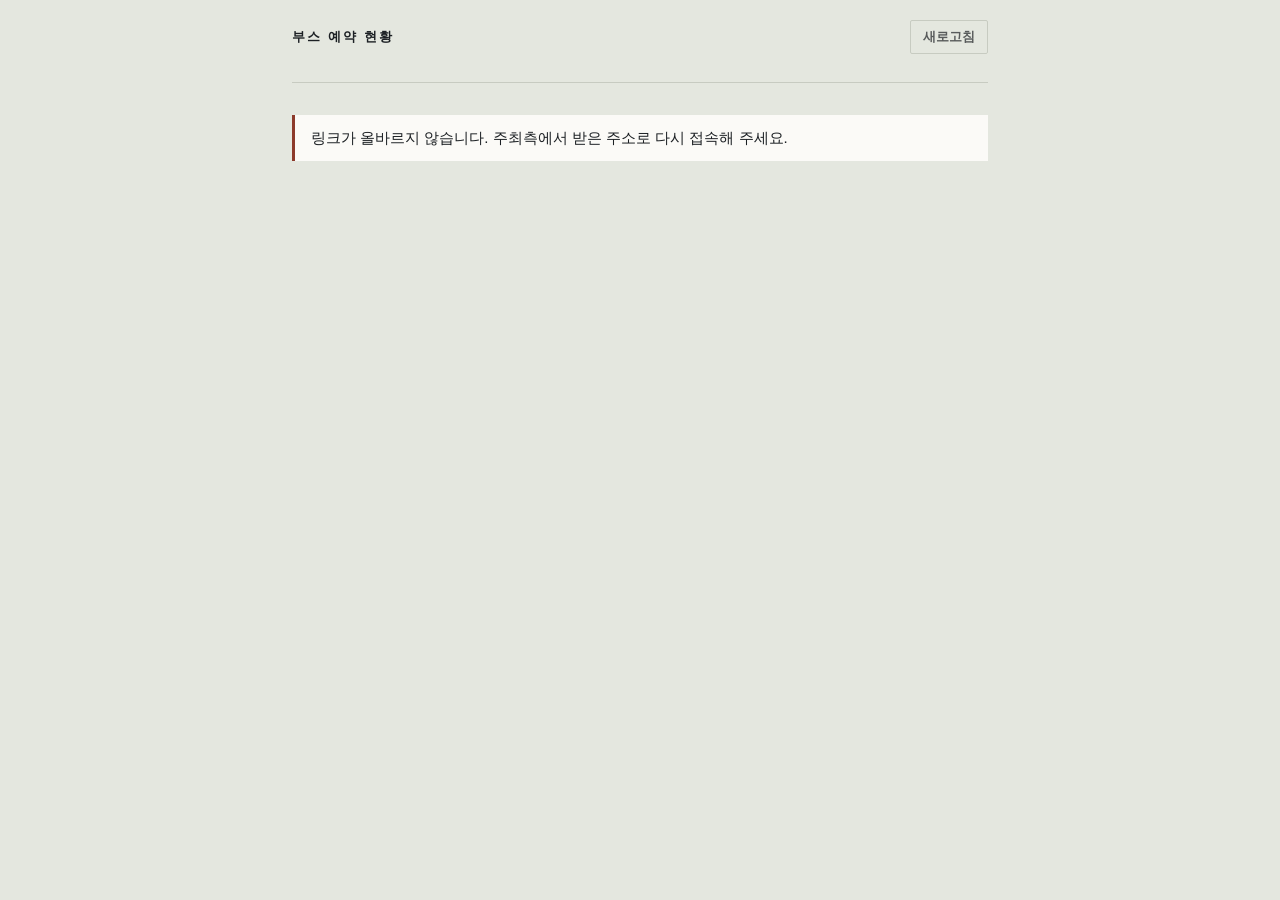
<file: src/main/resources/static/booth.html>
<!doctype html>
<html lang="ko">
<head>
<meta charset="utf-8">
<meta name="viewport" content="width=device-width, initial-scale=1">
<meta name="robots" content="noindex">
<title>부스 예약 현황</title>
<link rel="icon" href="favicon.svg" type="image/svg+xml">
<link rel="stylesheet" href="app.css">
</head>
<body>
<div class="wrap">

	<header class="topbar">
		<p class="mark" id="mark">부스 예약 현황</p>
		<nav>
			<button class="btn btn--ghost" type="button" id="refresh"
			        style="flex:none;padding:.375rem .75rem;font-size:.8125rem">새로고침</button>
		</nav>
	</header>

	<div id="out"><p class="empty">불러오는 중…</p></div>

</div>

<script src="app.js"></script>
<script>
const out = document.getElementById('out');
const mark = document.getElementById('mark');
const token = new URLSearchParams(location.search).get('k');

if (!token) {
	showError(out, '링크가 올바르지 않습니다. 주최측에서 받은 주소로 다시 접속해 주세요.');
} else {
	load();
	// 행사 중에는 예약이 계속 들어온다. 담당자가 새로고침을 누르지 않아도 따라가야 한다.
	setInterval(load, 30_000);
	// 탭을 다시 열었을 때는 30초를 기다리지 않는다.
	document.addEventListener('visibilitychange', () => {
		if (document.visibilityState === 'visible') load();
	});
}

document.getElementById('refresh').addEventListener('click', () => load());

async function load() {
	let data;
	try {
		data = await api('api/staff/' + encodeURIComponent(token));
	} catch (e) {
		showError(out, e.message);
		return;
	}
	render(data);
}

function render(data) {
	// 이 명단이 무엇의 신청자인지 제목이 말한다. 토큰 하나가 부스 하나를 가리키므로
	// 여기 뜨는 사람은 전부 같은 종류다 — 사람마다 같은 말을 반복하면 이름이 안 읽힌다.
	const shape = sessionLabel(data);
	const title = `${data.boothNo} ${data.companyName}` + (shape ? ` · ${shape}` : '');
	mark.textContent = title;
	document.title = `${title} · 예약 현황`;

	// 한 시각에 여러 명이 올 수 있다(그룹면접 정원 5). Map에 한 건씩만 담으면 나중 값이
	// 앞사람을 덮어써서 담당자에게는 5명 중 1명만 보인다 — 현장에서 확인할 방법이 없는 화면이다.
	const byTime = new Map();
	for (const r of data.reservations) {
		const key = new Date(r.startTime).getTime();
		if (!byTime.has(key)) {
			byTime.set(key, []);
		}
		byTime.get(key).push(r);
	}
	const grid = slotGrid(data.eventDate, data.openFrom, data.openTo, data.slotMinutes);
	const now = Date.now();

	out.replaceChildren();

	// ── 지금 담당자에게 가장 중요한 정보: 다음에 누가 오는가 ──
	const upcoming = data.reservations
		.map(r => ({ ...r, ms: new Date(r.startTime).getTime() }))
		.filter(r => r.ms + r.slotMinutes * 60_000 > now)
		.sort((a, b) => a.ms - b.ms);

	// 그룹면접이면 같은 시각에 여러 명이 온다. 다음 칸에 오는 사람을 전부 넘긴다 —
	// 한 명만 보여주면 담당자가 나머지를 모른 채 상담을 시작한다.
	out.append(nextCard(upcoming.filter(r => r.ms === upcoming[0]?.ms), now, data.unlimited));

	// ── 요약 ──
	const summary = document.createElement('p');
	summary.className = 'eyebrow';
	summary.style.margin = '2rem 0 .5rem';
	summary.textContent =
		`${dayLabel(data.eventDate)} · ${data.openFrom.slice(0, 5)}–${data.openTo.slice(0, 5)}`
		// 설명회는 좌석이 없다. 없는 정원으로 '전체 몇 석'을 계산하면 아무 뜻 없는 숫자가 나온다.
		+ (data.unlimited
			? ` · 신청 ${data.reservations.length}명 · 인원 제한 없음`
			// 정원이 1이 아니면 '칸 수'가 곧 정원이 아니다. 전체 좌석으로 말해야 담당자가
			// 얼마나 찼는지 안다 — 14칸 × 정원 5면 70석이지 14석이 아니다.
			: ` · 예약 ${data.reservations.length}건 / 전체 ${grid.length * data.capacity}석`
				+ (data.capacity > 1 ? ` (${grid.length}칸 × 정원 ${data.capacity}명)` : ''));
	out.append(summary);

	if (!data.active) {
		const off = document.createElement('p');
		off.className = 'error';
		off.textContent = '이 부스는 현재 신규 예약이 중지된 상태입니다. 기존 예약은 그대로 유효합니다.';
		out.append(off);
	}

	// ── 하루 전체 ──
	const list = document.createElement('ol');
	list.className = 'rail';
	list.setAttribute('role', 'list');
	let lastHour = null;

	for (const start of grid) {
		const here = byTime.get(start.getTime()) ?? [];
		const iso = start.toISOString();
		const li = document.createElement('li');
		li.className = here.length ? 'band' : 'band band--gone';

		const hh = hhmm(iso).slice(0, 2);
		const hour = document.createElement('span');
		hour.className = 'hour';
		hour.textContent = hh === lastHour ? '' : hh;
		lastHour = hh;

		if (here.length) {
			const stack = document.createElement('div');
			for (const r of here) {
				const box = document.createElement('div');
				box.className = 'booked'
					+ (start.getTime() + r.slotMinutes * 60_000 <= now ? ' booked--done' : '');

				// 시각은 그 칸의 첫 사람에게만 찍는다. 같은 시각이 세로로 반복되면
				// 몇 시 칸인지가 아니라 몇 명인지가 안 읽힌다.
				const t = document.createElement('span');
				t.className = 'booked-time';
				t.textContent = r === here[0] ? hhmm(iso) : '';

				const who = document.createElement('span');
				who.className = 'booked-who';
				who.textContent = r.visitorName;

				// 연락처는 tel: 링크로 — 담당자가 현장에서 바로 걸 수 있어야 한다.
				const tel = document.createElement('a');
				tel.className = 'booked-tel';
				tel.href = 'tel:' + r.visitorPhone;
				tel.textContent = r.visitorPhone;

				box.append(t, who);
				const where = affiliation(r);
				if (where) {
					const at = document.createElement('span');
					at.className = 'booked-at';
					at.textContent = where;
					box.append(at);
				}
				box.append(tel);
				stack.append(box);
			}
			li.append(hour, stack);
		} else {
			const gone = document.createElement('span');
			gone.className = 'gone';
			const t = document.createElement('span');
			t.className = 't';
			t.textContent = hhmm(iso);
			const why = document.createElement('span');
			why.textContent = start.getTime() < now ? '' : '비어 있음';
			gone.append(t, why);
			li.append(hour, gone);
		}
		list.append(li);
	}
	out.append(list);

	out.append(roster(data.reservations));
}

/**
 * 예약자 명단. 위 시간표와 같은 사람들이지만 하는 일이 다르다 — 시간표는 '몇 시가 비었나'를
 * 보는 것이고, 이 표는 '누가 오는가'를 빠짐없이 확인하고 그대로 복사해 가는 것이다.
 * 시간표 칸에 신청서 여섯 항목을 다 욱여넣으면 둘 다 못 읽는다.
 */
function roster(reservations) {
	const box = document.createElement('section');

	const title = document.createElement('p');
	title.className = 'eyebrow';
	title.style.margin = '2.5rem 0 .5rem';
	title.textContent = `예약자 명단 · ${reservations.length}명`;
	box.append(title);

	if (!reservations.length) {
		const none = document.createElement('p');
		none.className = 'empty';
		none.textContent = '아직 예약이 없습니다.';
		box.append(none);
		return box;
	}

	const table = document.createElement('table');
	table.className = 'admin-table';
	table.innerHTML = '<thead><tr><th>시각</th><th>이름</th><th>연락처</th>'
		+ '<th>학교</th><th>전공</th><th>구분</th><th>신청 시각</th></tr></thead>';

	const tbody = document.createElement('tbody');
	// 같은 시각에 여러 명이면 먼저 신청한 사람이 위다 — 담당자가 선착순을 확인하는 순서다.
	const rows = [...reservations].sort((a, b) =>
		new Date(a.startTime) - new Date(b.startTime)
		|| new Date(a.bookedAt) - new Date(b.bookedAt));

	for (const r of rows) {
		const tr = document.createElement('tr');
		tr.append(
			cell(hhmm(r.startTime) + ' · ' + r.slotMinutes + '분', 'num'),
			cell(r.visitorName, 'who'),
			// tel: 링크로 둔다 — 담당자가 현장에서 바로 걸 수 있어야 한다.
			telCell(r.visitorPhone),
			// 이 기능 이전에 잡힌 예약은 셋이 비어 있다. 빈 칸보다 '-'가 '안 받았다'를 말한다.
			cell(r.visitorSchool || '-'),
			cell(r.visitorMajor || '-'),
			cell(r.visitorStanding || '-'),
			cell(r.bookedAt ? fullWhen(r.bookedAt) : '-', 'num'));
		tbody.append(tr);
	}

	table.append(tbody);

	// 좁은 화면에서 페이지가 통째로 밀리지 않게 표만 자기 상자에서 스크롤시킨다.
	const wrap = document.createElement('div');
	wrap.className = 'admin-wrap';
	wrap.append(table);
	box.append(wrap);
	return box;
}

function cell(text, cls) {
	const td = document.createElement('td');
	if (cls) {
		td.className = cls;
	}
	td.textContent = text;
	return td;
}

function telCell(phone) {
	const td = document.createElement('td');
	td.className = 'num';
	const a = document.createElement('a');
	a.href = 'tel:' + phone;
	a.textContent = phone;
	a.style.color = 'inherit';
	td.append(a);
	return td;
}

/** group: 같은 시각에 오는 사람들. 1:1이면 한 명, 그룹면접이면 정원만큼. */
function nextCard(group, now, unlimited) {
	const box = document.createElement('div');
	box.className = 'ticket';
	box.style.marginTop = '0';

	const label = document.createElement('p');
	label.className = 'eyebrow';
	label.style.margin = '0 0 .375rem';

	// 설명회는 상담이 아니다. 담당자가 자기 화면에서 남의 일정을 읽게 두지 않는다.
	const next = unlimited ? '다음 설명회' : '다음 상담';

	if (!group.length) {
		label.textContent = next;
		const none = document.createElement('p');
		none.style.cssText = 'margin:0;font-weight:700;font-size:1.125rem';
		none.textContent = unlimited ? '남은 설명회가 없습니다' : '남은 예약이 없습니다';
		box.append(label, none);
		return box;
	}

	const first = group[0];
	const started = first.ms <= now;
	label.textContent = (started ? '진행 중' : next)
		+ (group.length > 1 ? ` · ${group.length}명` : '');

	const when = document.createElement('p');
	when.style.cssText = 'margin:.25rem 0 .75rem;font-family:var(--mono);font-size:.9375rem';
	when.textContent = `${hhmm(first.startTime)} · ${first.slotMinutes}분`
		+ (started ? '' : ` · ${minutesUntil(first.ms, now)}`);

	box.append(label);

	if (group.length === 1) {
		const who = document.createElement('p');
		who.style.cssText = 'margin:0;font-weight:800;font-size:1.5rem;letter-spacing:-.02em';
		who.textContent = first.visitorName;

		// 1:1일 때는 연락처가 유일한 행동이므로 버튼으로 크게 둔다.
		const call = document.createElement('a');
		call.className = 'btn';
		call.style.cssText = 'display:inline-block;text-decoration:none;flex:none;padding:.625rem 1rem';
		call.href = 'tel:' + first.visitorPhone;
		call.textContent = first.visitorPhone;

		const at = document.createElement('p');
		at.style.cssText = 'margin:.25rem 0 0;font-size:.9375rem;color:var(--ink-70)';
		at.textContent = affiliation(first);

		box.append(who, at, when, call);
		return box;
	}

	// 여러 명이면 이름을 하나씩 크게 세우지 않는다 — 명단으로 읽혀야 한다.
	box.append(when);
	for (const p of group) {
		const row = document.createElement('p');
		row.style.cssText = 'display:flex;align-items:baseline;gap:.75rem;margin:0 0 .5rem';
		const who = document.createElement('span');
		who.style.cssText = 'font-weight:800;font-size:1.0625rem;letter-spacing:-.01em';
		who.textContent = p.visitorName;
		const at = document.createElement('span');
		at.style.cssText = 'font-size:.8125rem;color:var(--ink-70)';
		at.textContent = affiliation(p);
		row.append(who, at, tel(p));
		box.append(row);
	}
	return box;
}

/** 학교 · 전공 · 학년. 이 항목 이전에 잡힌 예약은 셋 다 비어 있어 빈 문자열이 나온다. */
function affiliation(r) {
	return [r.visitorSchool, r.visitorMajor, r.visitorStanding].filter(Boolean).join(' · ');
}

function tel(r) {
	const a = document.createElement('a');
	a.className = 'booked-tel';
	a.style.marginLeft = '0';
	a.href = 'tel:' + r.visitorPhone;
	a.textContent = r.visitorPhone;
	return a;
}

function minutesUntil(ms, now) {
	const mins = Math.round((ms - now) / 60_000);
	if (mins < 1) return '곧 시작';
	if (mins < 60) return `${mins}분 뒤`;
	return `${Math.floor(mins / 60)}시간 ${mins % 60}분 뒤`;
}
</script>
</body>
</html>
</file>
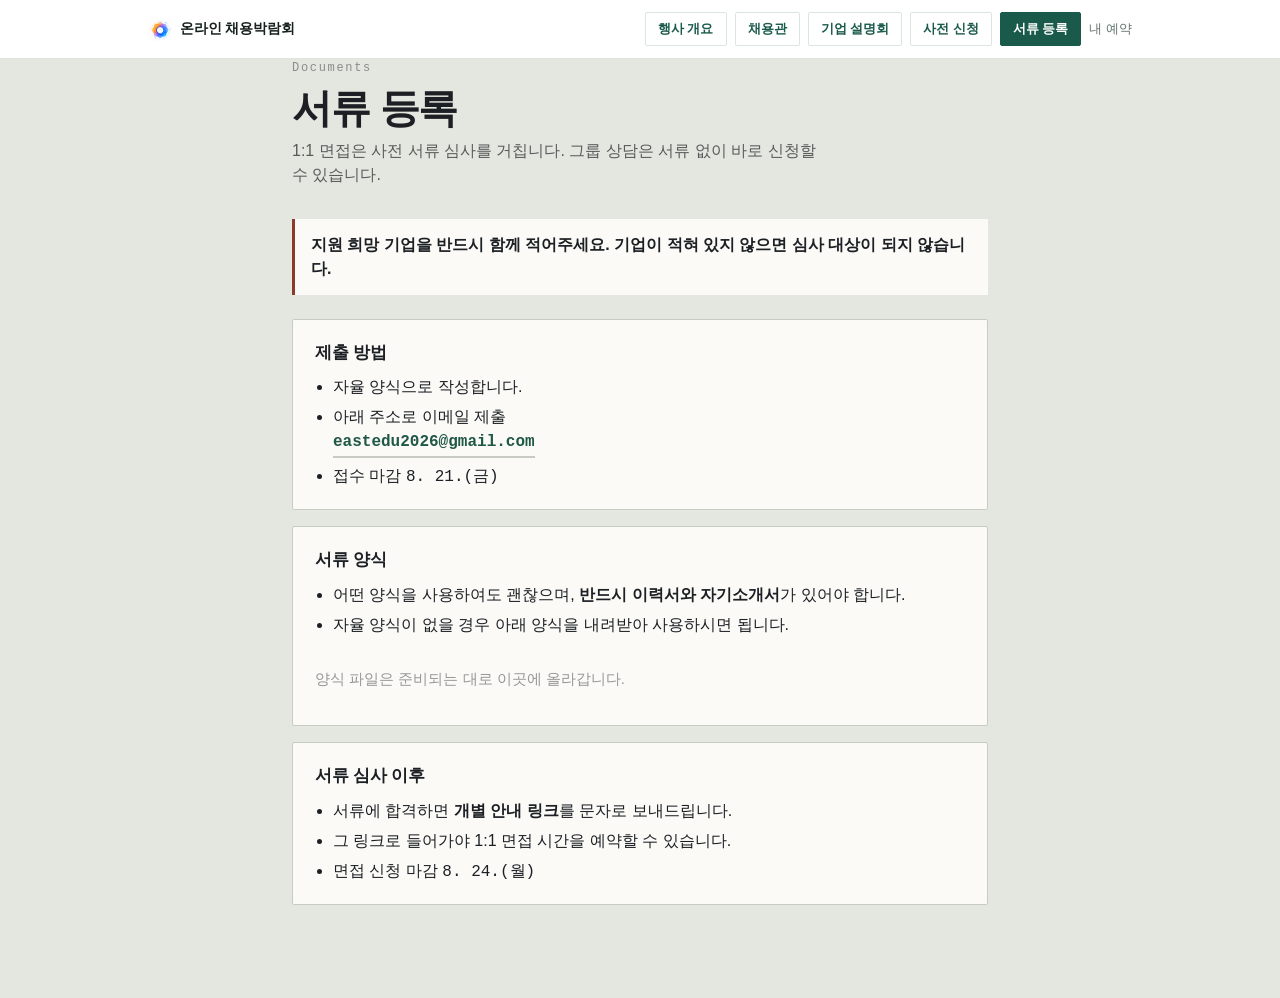
<file: src/main/resources/static/docs.html>
<!doctype html>
<html lang="ko">
<head>
<meta charset="utf-8">
<meta name="viewport" content="width=device-width, initial-scale=1">
<title>서류 등록 · 온라인 채용박람회</title>
<meta name="description" content="1:1 면접을 신청하려면 이력서와 자기소개서를 이메일로 제출해야 합니다. 자율 양식이며 지원 희망 기업을 반드시 적어주세요.">
<link rel="icon" href="favicon.svg" type="image/svg+xml">
<link rel="stylesheet" href="nav.css">
<link rel="stylesheet" href="app.css">
<style>
.card {
	background: var(--paper);
	border: 1px solid var(--rail);
	border-radius: 2px;
	padding: 1.25rem 1.375rem;
	margin: 0 0 1rem;
}
.card h2 { font-size: 1.0625rem; margin: 0 0 .625rem; }
.card ul { margin: 0; padding-left: 1.125rem; }
.card li { margin: 0 0 .375rem; }
.card li:last-child { margin-bottom: 0; }

/* 이 줄을 놓치면 서류가 어디로 가야 할지 모른 채 페이지를 떠난다. */
.mailto {
	display: inline-block;
	font-family: var(--mono);
	font-size: 1rem;
	font-weight: 700;
	color: var(--pine);
	text-decoration: none;
	border-bottom: 2px solid var(--rail);
	padding-bottom: .125rem;
}
.mailto:hover { border-color: var(--pine); }

/* 반드시 지켜야 하는 것 하나. 여러 개를 강조하면 아무것도 강조되지 않는다. */
.must {
	border-left: 3px solid var(--brick);
	background: var(--paper);
	padding: .875rem 1rem;
	margin: 0 0 1.5rem;
	font-weight: 700;
}

.deadline { font-family: var(--mono); font-variant-numeric: tabular-nums; }
</style>
</head>
<body>
<header id="sitenav"></header>
<div class="wrap">

	<p class="eyebrow">Documents</p>
	<h1>서류 등록</h1>
	<p class="lede">1:1 면접은 사전 서류 심사를 거칩니다. 그룹 상담은 서류 없이 바로 신청할 수 있습니다.</p>

	<p class="must">지원 희망 기업을 반드시 함께 적어주세요. 기업이 적혀 있지 않으면 심사 대상이 되지 않습니다.</p>

	<div class="card">
		<h2>제출 방법</h2>
		<ul>
			<li>자율 양식으로 작성합니다.</li>
			<li>아래 주소로 이메일 제출<br>
				<a class="mailto" id="mail" href="#">주소를 불러오는 중</a></li>
			<li>접수 마감 <span class="deadline">8. 21.(금)</span></li>
		</ul>
	</div>

	<div class="card">
		<h2>서류 양식</h2>
		<ul>
			<li>어떤 양식을 사용하여도 괜찮으며, <b>반드시 이력서와 자기소개서</b>가 있어야 합니다.</li>
			<li>자율 양식이 없을 경우 아래 양식을 내려받아 사용하시면 됩니다.</li>
		</ul>
		<!-- 양식 파일을 아직 받지 못했다. 링크만 먼저 두면 눌렀을 때 404가 나므로,
		     파일이 올라오기 전까지는 없다고 말한다. -->
		<p class="empty" id="formNote" style="padding:1rem 0 0">양식 파일은 준비되는 대로 이곳에 올라갑니다.</p>
	</div>

	<div class="card">
		<h2>서류 심사 이후</h2>
		<ul>
			<li>서류에 합격하면 <b>개별 안내 링크</b>를 문자로 보내드립니다.</li>
			<li>그 링크로 들어가야 1:1 면접 시간을 예약할 수 있습니다.</li>
			<li>면접 신청 마감 <span class="deadline">8. 24.(월)</span></li>
		</ul>
	</div>

</div>

<script src="app.js"></script>
<script>
renderNav('docs');

/* 주소를 마크업에 그대로 적어두면 수집 봇이 그대로 긁어간다. 조립해서 넣는다 —
 * 완전한 방어는 아니지만 이 정도로도 단순한 수집기는 걸러진다. */
const mail = document.getElementById('mail');
const address = 'eastedu2026' + '@' + 'gmail.com';
mail.href = 'mailto:' + address;
mail.textContent = address;
</script>
</body>
</html>
</file>
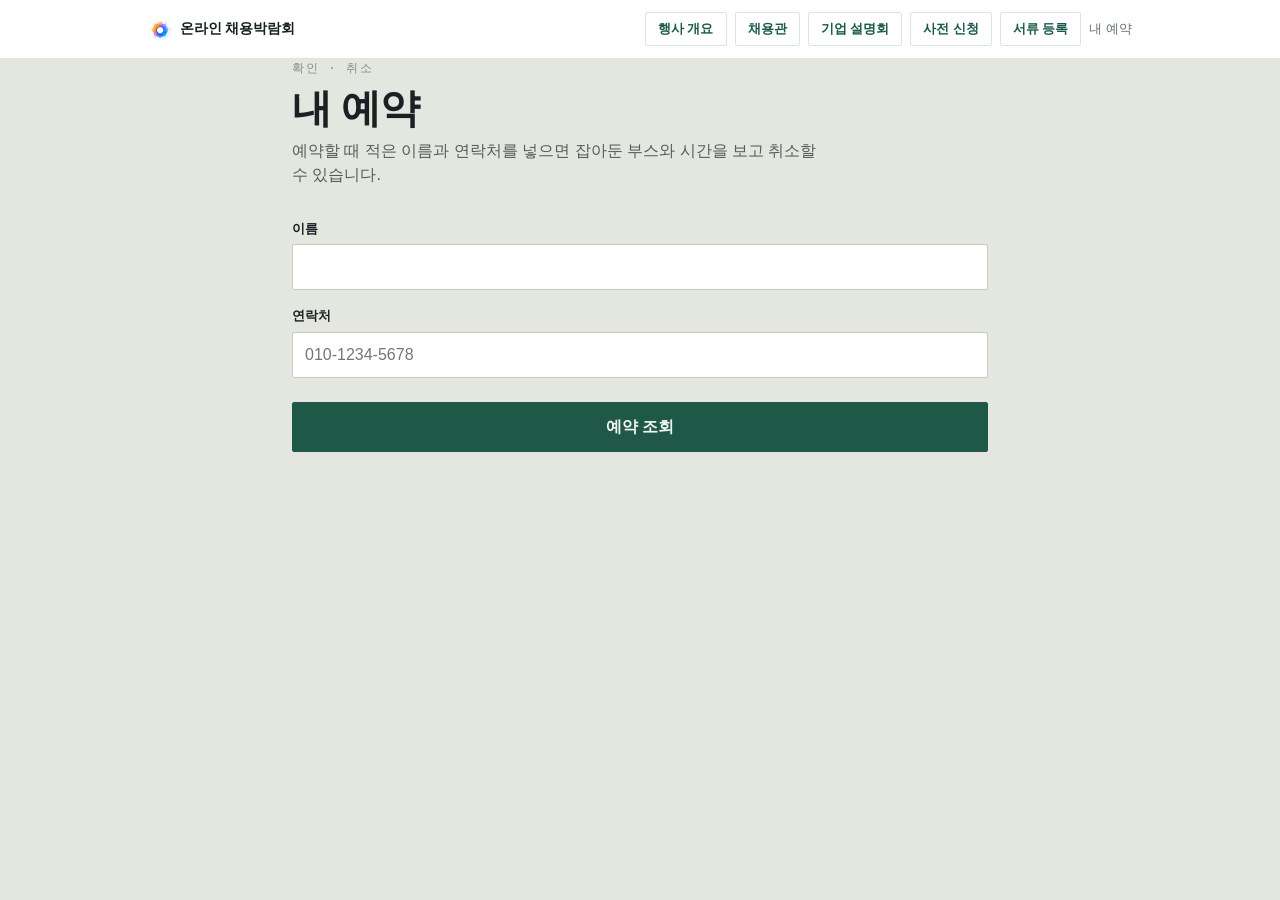
<file: src/main/resources/static/my.html>
<!doctype html>
<html lang="ko">
<head>
<meta charset="utf-8">
<meta name="viewport" content="width=device-width, initial-scale=1">
<title>내 예약</title>
<link rel="icon" href="favicon.svg" type="image/svg+xml">
<link rel="stylesheet" href="nav.css">
<link rel="stylesheet" href="app.css">
</head>
<body>
<header id="sitenav"></header>
<div class="wrap">

	<p class="eyebrow">확인 · 취소</p>
	<h1>내 예약</h1>
	<p class="lede">예약할 때 적은 이름과 연락처를 넣으면 잡아둔 부스와 시간을 보고 취소할 수 있습니다.</p>

	<form id="lookup">
		<label>
			<span>이름</span>
			<input name="name" required autocomplete="name" maxlength="40">
		</label>
		<label>
			<span>연락처</span>
			<input name="phone" required type="tel" inputmode="tel" autocomplete="tel"
			       placeholder="010-1234-5678" maxlength="20">
		</label>
		<div class="actions">
			<button class="btn" type="submit">예약 조회</button>
		</div>
	</form>

	<div id="out"></div>

</div>

<script src="app.js"></script>
<script>
renderNav('mine');

const form = document.getElementById('lookup');
const out = document.getElementById('out');

/* 같은 브라우저로 돌아온 사람에게는 이름·연락처를 다시 묻지 않는다. ?t= 링크도 그대로 받는다.
 * 어디까지나 지름길이다 — 실패하면 조용히 넘기고 아래 조회 폼으로 들어오게 둔다. */
const initial = new URLSearchParams(location.search).get('t') || store.token;
if (initial) {
	load(initial, true);
}

form.addEventListener('submit', async (event) => {
	event.preventDefault();
	const data = new FormData(form);
	out.innerHTML = '<p class="empty">불러오는 중…</p>';

	let result;
	try {
		result = await api('api/reservations/lookup', {
			method: 'POST',
			body: JSON.stringify({ name: data.get('name'), phone: data.get('phone') }),
		});
	} catch (e) {
		showError(out, e.message);
		return;
	}
	store.token = result.token;
	render(result.token, result.reservations);
});

async function load(token, quiet) {
	out.innerHTML = '<p class="empty">불러오는 중…</p>';
	let list;
	try {
		list = await api('api/reservations/me/' + encodeURIComponent(token));
	} catch (e) {
		// 저장된 값이 낡았을 뿐일 수 있다. 사용자가 아무것도 안 눌렀는데 뜨는 에러는 숨긴다.
		if (quiet) {
			out.replaceChildren();
		} else {
			showError(out, e.message);
		}
		return;
	}
	store.token = token;
	render(token, list);
}

function render(token, list) {
	out.replaceChildren();

	if (!list.length) {
		const p = document.createElement('p');
		p.className = 'empty';
		p.textContent = '이 번호로 된 예약이 없습니다.';
		out.append(p);
		return;
	}

	const heading = document.createElement('h2');
	heading.textContent = '예약 ' + list.length + '건';
	out.append(heading);

	const now = Date.now();
	for (const r of list) {
		const cancelled = r.status === 'CANCELLED';
		const past = new Date(r.startTime).getTime() < now;

		const stub = document.createElement('div');
		stub.className = 'stub' + (cancelled || past ? ' stub--off' : '');

		const time = document.createElement('div');
		time.className = 'stub-time';
		time.textContent = hhmm(r.startTime);

		const body = document.createElement('div');
		body.className = 'stub-body';

		const who = document.createElement('div');
		who.className = 'stub-who';
		who.textContent = r.boothNo + ' ' + r.companyName;

		const meta = document.createElement('div');
		meta.className = 'stub-meta';
		// 무엇을 잡은 자리인지 먼저 읽힌다. 기업명과 시각만으로는 설명회인지 면접인지,
		// 1:1인지 그룹인지 알 수 없었다.
		const kind = sessionLabel(r);
		meta.textContent = (kind ? kind + ' · ' : '')
			+ fullWhen(r.startTime) + ' · ' + r.slotMinutes + '분'
			+ (cancelled ? ' · 취소됨' : past ? ' · 지난 예약' : '');

		body.append(who, meta);
		stub.append(time, body);

		// 취소는 되돌릴 수 없다. 지난 예약과 이미 취소된 예약에는 버튼을 두지 않는다.
		if (!cancelled && !past) {
			const actions = document.createElement('div');
			actions.className = 'stub-actions';
			const btn = document.createElement('button');
			btn.type = 'button';
			btn.className = 'btn btn--danger';
			btn.textContent = '예약 취소';
			// 실패 메시지는 이 예약 바로 아래에만 띄운다 — 목록 전체를 갈아치우면
			// 확인하러 온 다른 예약까지 사라진다.
			const slot = document.createElement('div');
			btn.addEventListener('click', () => cancel(token, r, btn, slot));
			actions.append(btn, slot);
			stub.append(actions);
		}

		out.append(stub);
	}
}

async function cancel(token, reservation, btn, errorSlot) {
	errorSlot.innerHTML = '';
	if (btn.dataset.confirming !== 'yes') {
		btn.dataset.confirming = 'yes';
		btn.textContent = '정말 취소할까요? 한 번 더 누르세요';
		setTimeout(() => {
			if (btn.dataset.confirming === 'yes') {
				btn.dataset.confirming = '';
				btn.textContent = '예약 취소';
			}
		}, 4000);
		return;
	}

	btn.disabled = true;
	btn.textContent = '취소 중…';
	try {
		await api(`api/reservations/${reservation.id}?token=${encodeURIComponent(token)}`,
			{ method: 'DELETE' });
		load(token);
	} catch (e) {
		showError(errorSlot, e.message);
		btn.disabled = false;
		btn.dataset.confirming = '';
		btn.textContent = '예약 취소';
	}
}
</script>
</body>
</html>
</file>
<file: src/main/resources/static/nav.css>
/* 모든 공개 페이지가 함께 쓰는 상단 메뉴.
 *
 * app.css가 아니라 따로 두는 이유: 안내 페이지(index.html)는 포스터 정체성 때문에 자기
 * 토큰과 색을 따로 갖고 있어서 app.css를 통째로 물려받으면 배경·글꼴이 어긋난다.
 * 메뉴만 떼어 놓으면 그 한 페이지도 같은 줄을 쓸 수 있다.
 *
 * 마크업은 app.js의 renderNav가 만든다 — 여섯 페이지에 같은 줄을 복사해 두면
 * 메뉴 하나 바꿀 때마다 여섯 곳을 고쳐야 하고, 언젠가 한 곳을 빠뜨린다.
 */

.sitenav {
	background: #FFFFFF;
	border-bottom: 1px solid #DCE6E1;
	font-family: -apple-system, BlinkMacSystemFont, Pretendard, "Apple SD Gothic Neo",
		"Malgun Gothic", "Noto Sans KR", sans-serif;
}

.sitenav-in {
	max-width: 64rem;
	margin: 0 auto;
	padding: .75rem 1.25rem;
	display: flex;
	align-items: center;
	gap: .75rem 1.25rem;
	flex-wrap: wrap;
}

.sitenav-home {
	display: flex;
	align-items: center;
	gap: .5rem;
	text-decoration: none;
	color: #16201C;
	font-weight: 800;
	font-size: .875rem;
	letter-spacing: -.01em;
	white-space: nowrap;
}
.sitenav-home img { width: 1.5rem; height: 1.5rem; }

/* 메뉴는 전부 같은 상자다. 읽기만 하는 메뉴와 신청 메뉴를 왼쪽·오른쪽에 다른 모양으로
   나눠 두었더니 상단바가 두 벌처럼 보였다 — 무엇을 하는 메뉴인지는 글자가 말한다. */
.sitenav-links { display: flex; align-items: center; gap: .5rem; flex-wrap: wrap; margin-left: auto; }

/* 내 예약만 이 상자에서 뺀다(아래 참고). :not이 없으면 이 규칙이 더 구체적이라 이긴다. */
.sitenav-links a:not(.sitenav-mine) {
	text-decoration: none;
	font-size: .8125rem;
	font-weight: 700;
	white-space: nowrap;
	padding: .375rem .75rem;
	border: 1px solid #DCE6E1;
	border-radius: 2px;
	color: #1A5A4A;
}
.sitenav-links a:not(.sitenav-mine):hover { border-color: #2A7A66; background: #E9F3EF; }
.sitenav-links a:not(.sitenav-mine)[aria-current] { background: #1A5A4A; border-color: #1A5A4A; color: #FFFFFF; }

/* 내 예약은 신청이 아니라 확인이다. 다른 메뉴와 같은 무게로 두면 처음 온 사람이 여기부터 누른다. */
.sitenav-mine { font-size: .8125rem; color: #66746E; text-decoration: none; white-space: nowrap; }
.sitenav-mine:hover { color: #1A5A4A; }

@media (max-width: 46rem) {
	.sitenav-in { gap: .5rem .875rem; padding: .625rem 1.25rem; }
	/* 로고 옆에 다섯을 붙일 수 없다. 한 줄을 통째로 내주고 왼쪽부터 채운다. */
	.sitenav-links { margin-left: 0; width: 100%; }
}
</file>
<file: src/main/resources/static/app.css>
/* coach2 — 취업박람회 부스 예약
 *
 * 시그니처는 '시간 레일'이다. 하루를 세로 눈금으로 그리고, 예약 가능한 시간은
 * 채워진 블록으로, 마감된 시간은 빈 칸으로 남긴다. 남은 자리가 줄어드는 것이
 * 장식이 아니라 실제 여백으로 보이게 하는 것이 목적이다.
 *
 * 한국어 시스템 세리프는 기기마다 렌더링이 들쭉날쭉해서 디스플레이 세리프를 쓰지 않는다.
 * 대신 시각 눈금을 모노스페이스 tabular로 잡아 계기(計器)의 성격을 만들고,
 * 본문은 시스템 한글 산세리프의 굵은 웨이트로 밀도를 준다. 웹폰트 다운로드는 없다.
 */

:root {
	--ink: #1C2024;
	--ink-70: rgba(28, 32, 36, .70);
	--ink-45: rgba(28, 32, 36, .45);
	--ink-25: rgba(28, 32, 36, .25);
	--field: #E4E7DF;
	--paper: #FBFAF7;
	--rail: #C7CBC1;
	--pine: #1F5847;
	--pine-deep: #163F33;
	--on-pine: #F1F5F0;
	--brick: #8C3A2B;

	--mono: ui-monospace, "SF Mono", Menlo, Consolas, "Cascadia Mono", monospace;
	--sans: -apple-system, BlinkMacSystemFont, "Apple SD Gothic Neo", Pretendard,
		"Malgun Gothic", "Noto Sans KR", sans-serif;

	--gutter: 3.25rem;
}

*, *::before, *::after { box-sizing: border-box; }

body {
	margin: 0;
	background: var(--field);
	color: var(--ink);
	font-family: var(--sans);
	font-size: 16px;
	line-height: 1.5;
	-webkit-text-size-adjust: 100%;
}

:focus-visible {
	outline: 2px solid var(--pine);
	outline-offset: 2px;
}

@media (prefers-reduced-motion: reduce) {
	*, *::before, *::after { animation: none !important; transition: none !important; }
}

.wrap {
	max-width: 46rem;
	margin: 0 auto;
	padding: 0 1.25rem 5rem;
}

/* ── 상단 바 ───────────────────────────────────────────── */

.topbar {
	display: flex;
	align-items: baseline;
	gap: 1rem;
	padding: 1.25rem 0 1.75rem;
	border-bottom: 1px solid var(--rail);
	margin-bottom: 2rem;
}

.mark {
	font-size: .8125rem;
	font-weight: 700;
	letter-spacing: .16em;
	margin: 0;
}

.topbar nav {
	margin-left: auto;
	display: flex;
	gap: 1rem;
	font-size: .875rem;
}

.topbar a { color: var(--ink-70); text-decoration: none; }
.topbar a:hover, .topbar a[aria-current] { color: var(--ink); text-decoration: underline; }

/* ── 제목 / 라벨 ───────────────────────────────────────── */

.eyebrow {
	font-family: var(--mono);
	font-size: .75rem;
	letter-spacing: .14em;
	color: var(--ink-45);
	margin: 0 0 .5rem;
}

h1 {
	font-size: clamp(1.75rem, 7vw, 2.5rem);
	font-weight: 800;
	letter-spacing: -.03em;
	line-height: 1.15;
	margin: 0 0 .5rem;
}

h2 {
	font-size: 1.0625rem;
	font-weight: 700;
	letter-spacing: -.01em;
	margin: 2.5rem 0 .875rem;
}

.lede { color: var(--ink-70); margin: 0 0 2rem; max-width: 34rem; }

/* ── 부스 선택 ─────────────────────────────────────────── */

.booth-grid {
	display: grid;
	grid-template-columns: repeat(auto-fill, minmax(13rem, 1fr));
	gap: .75rem;
	list-style: none;
	padding: 0;
	margin: 0;
}

.booth-card {
	display: block;
	width: 100%;
	text-align: left;
	background: var(--paper);
	border: 1px solid var(--rail);
	border-radius: 2px;
	padding: 1rem;
	font: inherit;
	color: inherit;
	cursor: pointer;
	transition: border-color .12s, box-shadow .12s;
}

.booth-card:hover { border-color: var(--ink-45); }

.booth-card[aria-pressed="true"] {
	border-color: var(--pine);
	box-shadow: inset 0 0 0 1px var(--pine);
}

.booth-company { font-weight: 700; letter-spacing: -.01em; }
.booth-note { font-size: .8125rem; color: var(--ink-70); margin-top: .125rem; }

.booth-meta {
	font-family: var(--mono);
	font-size: .75rem;
	color: var(--ink-45);
	margin-top: .625rem;
	letter-spacing: .02em;
}

/* 이미 잡은 부스. 카드를 죽이지 않고 표시만 바꾼다 — 눌러서 자기 예약을 확인할 수 있어야 한다. */
.booth-meta--booked { color: var(--pine); font-weight: 700; }

/* ── 날짜 이동 (관리자) ────────────────────────────────── */

.datebar {
	display: flex;
	align-items: center;
	gap: .75rem;
	margin: 2.5rem 0 0;
	padding-bottom: .75rem;
}

.datebar h2 { margin: 0; font-size: 1.25rem; letter-spacing: -.02em; }

.step {
	width: 2.25rem;
	height: 2.25rem;
	flex: none;
	background: transparent;
	border: 1px solid var(--rail);
	border-radius: 2px;
	color: var(--ink);
	font-size: 1rem;
	line-height: 1;
	cursor: pointer;
}
.step:hover:not(:disabled) { border-color: var(--ink-45); }
.step:disabled { opacity: .35; cursor: default; }
.datebar .step:last-of-type { margin-left: auto; }

/* ── 시간 레일 (시그니처) ──────────────────────────────── */

.rail {
	list-style: none;
	margin: 0;
	padding: 0;
	border-top: 1px solid var(--ink-25);
}

.band {
	display: grid;
	grid-template-columns: var(--gutter) 1fr;
	align-items: stretch;
	min-height: 3.5rem;
	border-bottom: 1px solid var(--rail);
}

/* 시각 눈금 — 밴드 상단 괘선에 맞춰 위쪽 정렬. 자 눈금처럼 읽히게 한다. */
.band .hour {
	font-family: var(--mono);
	font-size: .8125rem;
	font-variant-numeric: tabular-nums;
	color: var(--ink-45);
	padding: .5rem .75rem 0 0;
	text-align: right;
	letter-spacing: .02em;
}

.slot {
	display: flex;
	align-items: center;
	gap: .75rem;
	width: 100%;
	margin: .375rem 0;
	padding: .75rem 1rem;
	border: 0;
	border-radius: 2px;
	background: var(--pine);
	color: var(--on-pine);
	font: inherit;
	font-weight: 600;
	letter-spacing: -.01em;
	text-align: left;
	cursor: pointer;
	transition: background .12s, transform .12s;
}

.slot:hover { background: var(--pine-deep); }
.slot:active { transform: translateY(1px); }

.slot .t { font-family: var(--mono); font-variant-numeric: tabular-nums; }
.slot .dur { margin-left: auto; font-family: var(--mono); font-size: .75rem; opacity: .7; }

/* 마감·지난 시간은 채우지 않는다. 빈 칸 자체가 정보다. */
.band--gone {
	display: grid;
	grid-template-columns: var(--gutter) 1fr;
	align-items: center;
}

.gone {
	display: flex;
	align-items: center;
	gap: .75rem;
	padding: .75rem 0;
	color: var(--ink-25);
	font-size: .875rem;
}

.gone .t {
	font-family: var(--mono);
	font-variant-numeric: tabular-nums;
	text-decoration: line-through;
	text-decoration-thickness: 1px;
}

/* ── 담당자 화면: 예약된 칸 ────────────────────────────── */

/* 방문자 화면과 색의 의미가 뒤집힌다. 거기선 '채워짐 = 예약 가능'이지만
   담당자에게는 '채워짐 = 사람이 온다'가 자연스럽다. 그래서 버튼이 아니라
   카드로 그려 누를 수 있는 것처럼 보이지 않게 한다. */
.booked {
	display: flex;
	align-items: baseline;
	gap: .75rem;
	flex-wrap: wrap;
	margin: .375rem 0;
	padding: .75rem 1rem;
	border-radius: 2px;
	background: var(--pine);
	color: var(--on-pine);
}

.booked--done { background: var(--ink-25); }

.booked-time {
	font-family: var(--mono);
	font-variant-numeric: tabular-nums;
	font-weight: 600;
}

.booked-who { font-weight: 700; letter-spacing: -.01em; }

/* 학교 · 전공 · 학년. 이름 옆에 한 줄로 붙여 누가 오는지 명단에서 바로 읽히게 한다. */
.booked-at { font-size: .8125rem; opacity: .8; }

.booked-tel {
	margin-left: auto;
	font-family: var(--mono);
	font-size: .8125rem;
	color: inherit;
	opacity: .85;
}

/* ── 담당자 링크 (관리자) ──────────────────────────────── */

.staff-link {
	display: flex;
	align-items: center;
	gap: .5rem;
	margin-top: .375rem;
}

.staff-link input {
	font-family: var(--mono);
	font-size: .75rem;
	padding: .3125rem .5rem;
	background: var(--field);
}

/* ── 상태 메시지 ───────────────────────────────────────── */

.empty {
	padding: 2.5rem 0;
	color: var(--ink-45);
	font-size: .9375rem;
}

.error {
	border-left: 3px solid var(--brick);
	background: var(--paper);
	padding: .75rem 1rem;
	margin: 1rem 0;
	font-size: .9375rem;
}

/* ── 예약 시트 ─────────────────────────────────────────── */

dialog {
	width: min(26rem, calc(100vw - 2rem));
	border: 1px solid var(--ink-25);
	border-radius: 2px;
	background: var(--paper);
	color: var(--ink);
	padding: 1.5rem;
}

dialog::backdrop { background: rgba(28, 32, 36, .45); }

dialog h2 { margin: 0 0 .25rem; font-size: 1.25rem; letter-spacing: -.02em; }

.when {
	font-family: var(--mono);
	font-size: .875rem;
	color: var(--ink-70);
	margin: 0 0 1.25rem;
	letter-spacing: .02em;
}

label { display: block; margin-bottom: 1rem; }
/* 위 한 줄이 브라우저 기본 [hidden]{display:none}을 이긴다 — el.hidden = true 로 감췄다고
   생각한 입력칸이 그대로 보이고, required까지 살아 있으면 제출이 조용히 막힌다.
   index.html의 .key[hidden]에서 한 번 밟은 함정이라 여기서 아예 막아둔다. */
label[hidden] { display: none; }
label span { display: block; font-size: .8125rem; font-weight: 600; margin-bottom: .375rem; }

/* textarea가 빠져 있었다 — 합격자 명단 붙여넣기 칸이 브라우저 기본 모양으로 떠 있었고,
   기업 채용정보 폼이 생기면서 그런 칸이 여덟 개가 된다. 셋을 같은 규칙으로 묶는다. */
input, select, textarea {
	width: 100%;
	padding: .625rem .75rem;
	border: 1px solid var(--rail);
	border-radius: 2px;
	background: #fff;
	color: var(--ink);
	font: inherit;
}
input:focus, select:focus, textarea:focus { border-color: var(--pine); }

/* 세로로만 늘린다. 가로로 늘리면 폼 격자를 뚫고 나간다. */
textarea { display: block; resize: vertical; min-height: 4.5rem; line-height: 1.6; }

.actions { display: flex; gap: .625rem; margin-top: 1.5rem; }

.btn {
	flex: 1;
	padding: .75rem 1rem;
	border: 1px solid var(--pine);
	border-radius: 2px;
	background: var(--pine);
	color: var(--on-pine);
	font: inherit;
	font-weight: 700;
	cursor: pointer;
}
.btn:hover { background: var(--pine-deep); }
.btn[disabled] { opacity: .5; cursor: default; }

.btn--ghost { background: transparent; color: var(--ink-70); border-color: var(--rail); }
.btn--ghost:hover { background: transparent; border-color: var(--ink-45); color: var(--ink); }

.btn--danger { background: transparent; color: var(--brick); border-color: var(--brick); }
.btn--danger:hover { background: var(--brick); color: var(--paper); }

/* ── 예약 표 (내 예약 / 관리자) ────────────────────────── */

.stub {
	display: grid;
	grid-template-columns: auto 1fr;
	gap: 0 1.25rem;
	background: var(--paper);
	border: 1px solid var(--rail);
	border-left: 3px solid var(--pine);
	border-radius: 2px;
	padding: 1rem 1.25rem;
	margin-bottom: .75rem;
}

.stub--off { border-left-color: var(--ink-25); opacity: .6; }

.stub-time {
	font-family: var(--mono);
	font-size: 1.125rem;
	font-variant-numeric: tabular-nums;
	letter-spacing: -.01em;
	align-self: center;
}

.stub-body { min-width: 0; }
.stub-who { font-weight: 700; letter-spacing: -.01em; }
.stub-meta { font-size: .8125rem; color: var(--ink-70); margin-top: .125rem; }
.stub-actions { grid-column: 1 / -1; margin-top: .875rem; }
.stub-actions .btn { flex: none; padding: .5rem .875rem; font-size: .875rem; }

/* 확인 번호는 잃어버리면 예약에 다시 접근할 수 없다. 표(票)처럼 눈에 띄게 다룬다. */
.ticket {
	background: var(--paper);
	border: 1px dashed var(--ink-45);
	border-radius: 2px;
	padding: 1.25rem;
	margin: 1.25rem 0;
}

/* ── 관리자 ────────────────────────────────────────────── */

.gate { max-width: 24rem; margin: 4rem auto; }

/* 표가 좁은 화면을 밀어내지 않게 자기 안에서 스크롤시킨다. .num이 nowrap이라
   운영진이 휴대폰으로 현황을 볼 때 페이지 전체가 가로로 밀린다. */
.admin-wrap { overflow-x: auto; }

.admin-table { width: 100%; border-collapse: collapse; font-size: .875rem; }
.admin-table th {
	text-align: left;
	font-family: var(--mono);
	font-size: .6875rem;
	letter-spacing: .12em;
	color: var(--ink-45);
	font-weight: 400;
	padding: 0 .75rem .5rem 0;
	border-bottom: 1px solid var(--ink-25);
}
.admin-table td { padding: .75rem .75rem .75rem 0; border-bottom: 1px solid var(--rail); vertical-align: top; }
.admin-table .num { font-family: var(--mono); font-variant-numeric: tabular-nums; white-space: nowrap; }

/* 게시판식 쪽 넘김. 쪽이 스무 개를 넘어도 줄바꿈으로 흘러내리게 둔다 —
   가로로 밀리면 좁은 화면에서 마지막 쪽을 누를 수 없다. */
.pager { display: flex; flex-wrap: wrap; align-items: center; gap: .75rem; margin: 1rem 0 0; }
.pager-nav { display: flex; flex-wrap: wrap; gap: .25rem; }
.pager-btn {
	min-width: 2rem;
	padding: .375rem .5rem;
	background: var(--paper);
	border: 1px solid var(--rail);
	border-radius: 2px;
	font: inherit;
	font-size: .8125rem;
	font-variant-numeric: tabular-nums;
	color: var(--ink-70);
	cursor: pointer;
}
.pager-btn:hover:not(:disabled) { border-color: var(--ink-45); color: var(--ink); }
.pager-btn:disabled { opacity: .35; cursor: default; }
.pager-btn--on { background: var(--pine); border-color: var(--pine); color: var(--paper); font-weight: 700; }
.pager-count { font-size: .8125rem; color: var(--ink-70); margin-left: auto; }

/* 표 안에서 종류를 가르는 띠. 머리글(th)을 세 번 반복하는 대신 이 줄 하나로 묶는다.
   본문(.875rem)보다 확실히 커야 한다 — 처음엔 .75rem 모노로 뒀더니 구분선이 아니라
   각주처럼 읽혀서 세 덩어리가 갈린 것으로 안 보였다. 아래 굵은 초록 선이 실제 경계다. */
.admin-table .group-row {
	padding: 1.75rem .75rem .5rem 0;
	font-size: 1.0625rem;
	font-weight: 800;
	letter-spacing: -.01em;
	color: var(--ink);
	border-bottom: 2px solid var(--pine);
}
.admin-table tr:first-child .group-row { padding-top: .5rem; }

/* 표 한 줄에서 사람을 찾는다. 이름이 소속·연락처와 같은 무게면 눈이 걸릴 데가 없다. */
.admin-table .who { font-weight: 700; font-size: .9375rem; letter-spacing: -.01em; }

.row { display: grid; grid-template-columns: 1fr 1fr; gap: .75rem; }

@media (max-width: 30rem) {
	.row { grid-template-columns: 1fr; }
	:root { --gutter: 2.5rem; }
	.admin-table { font-size: .8125rem; }
}
</file>
